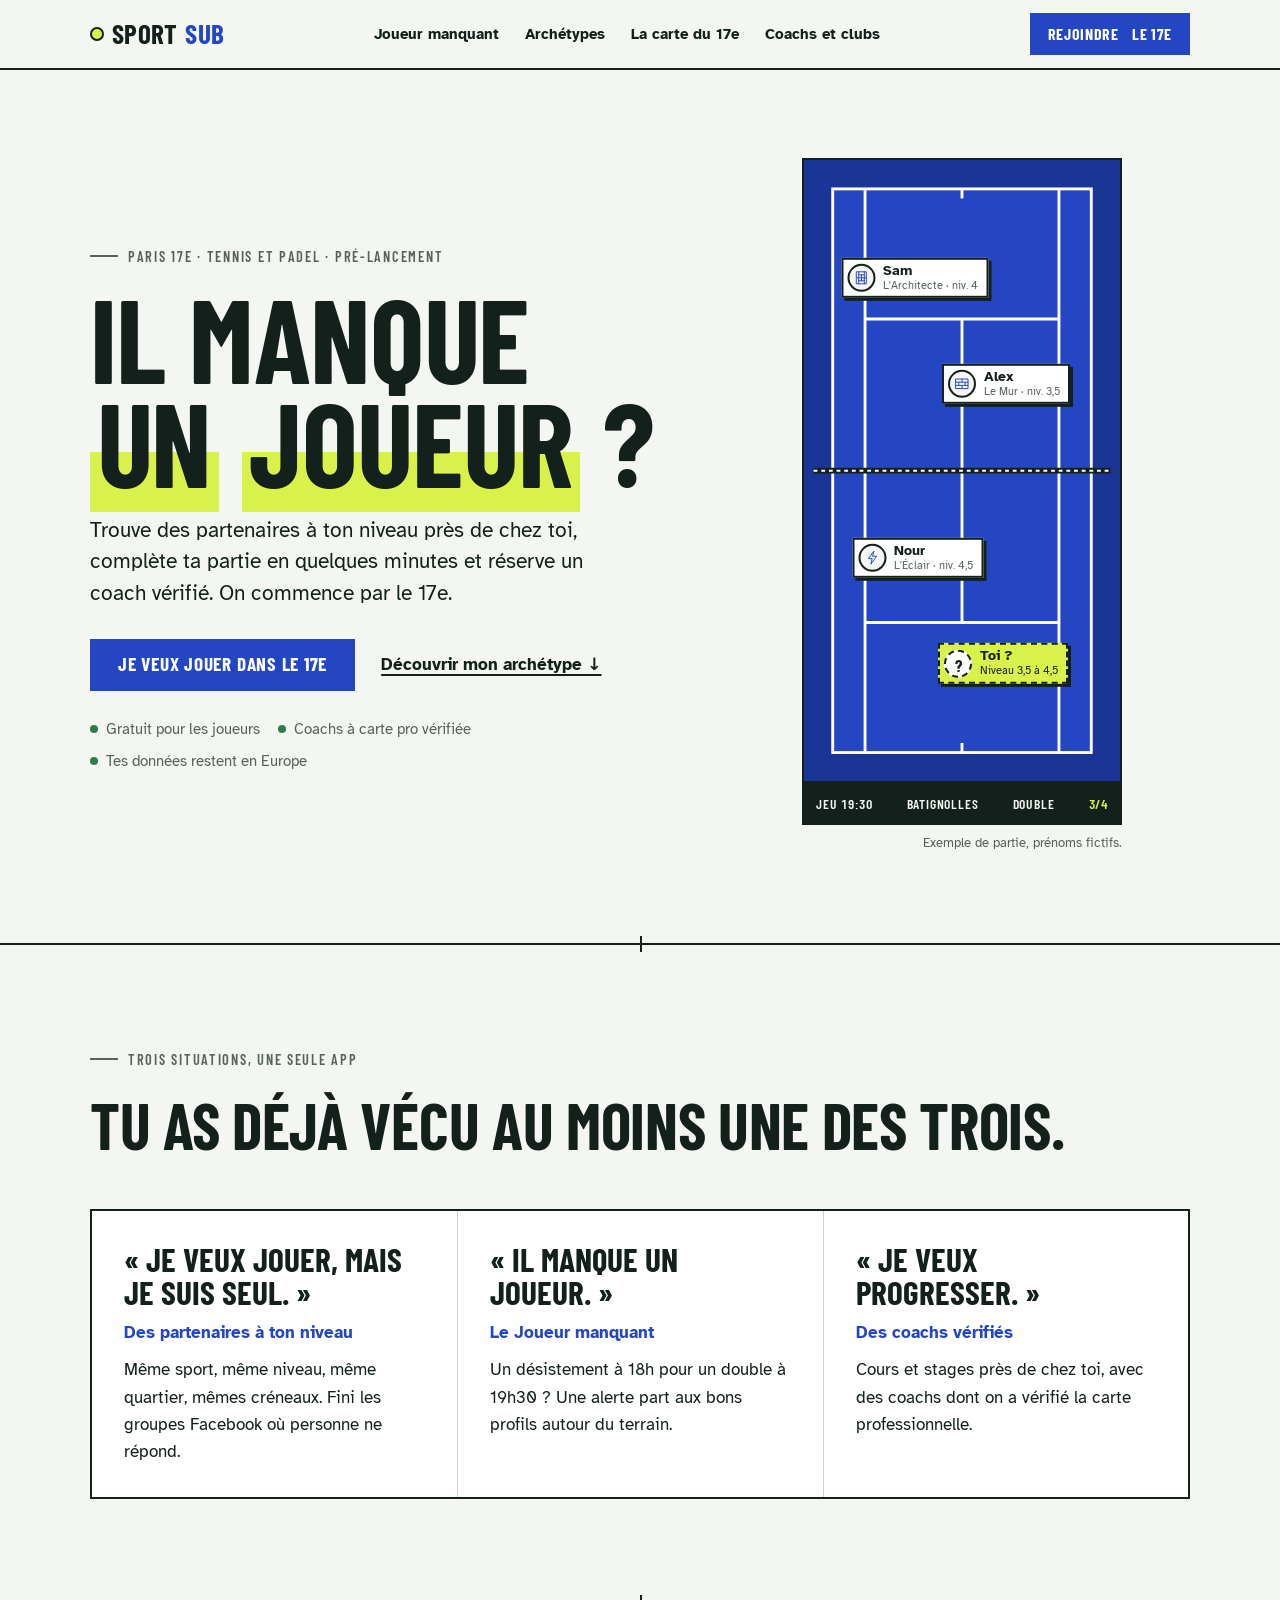
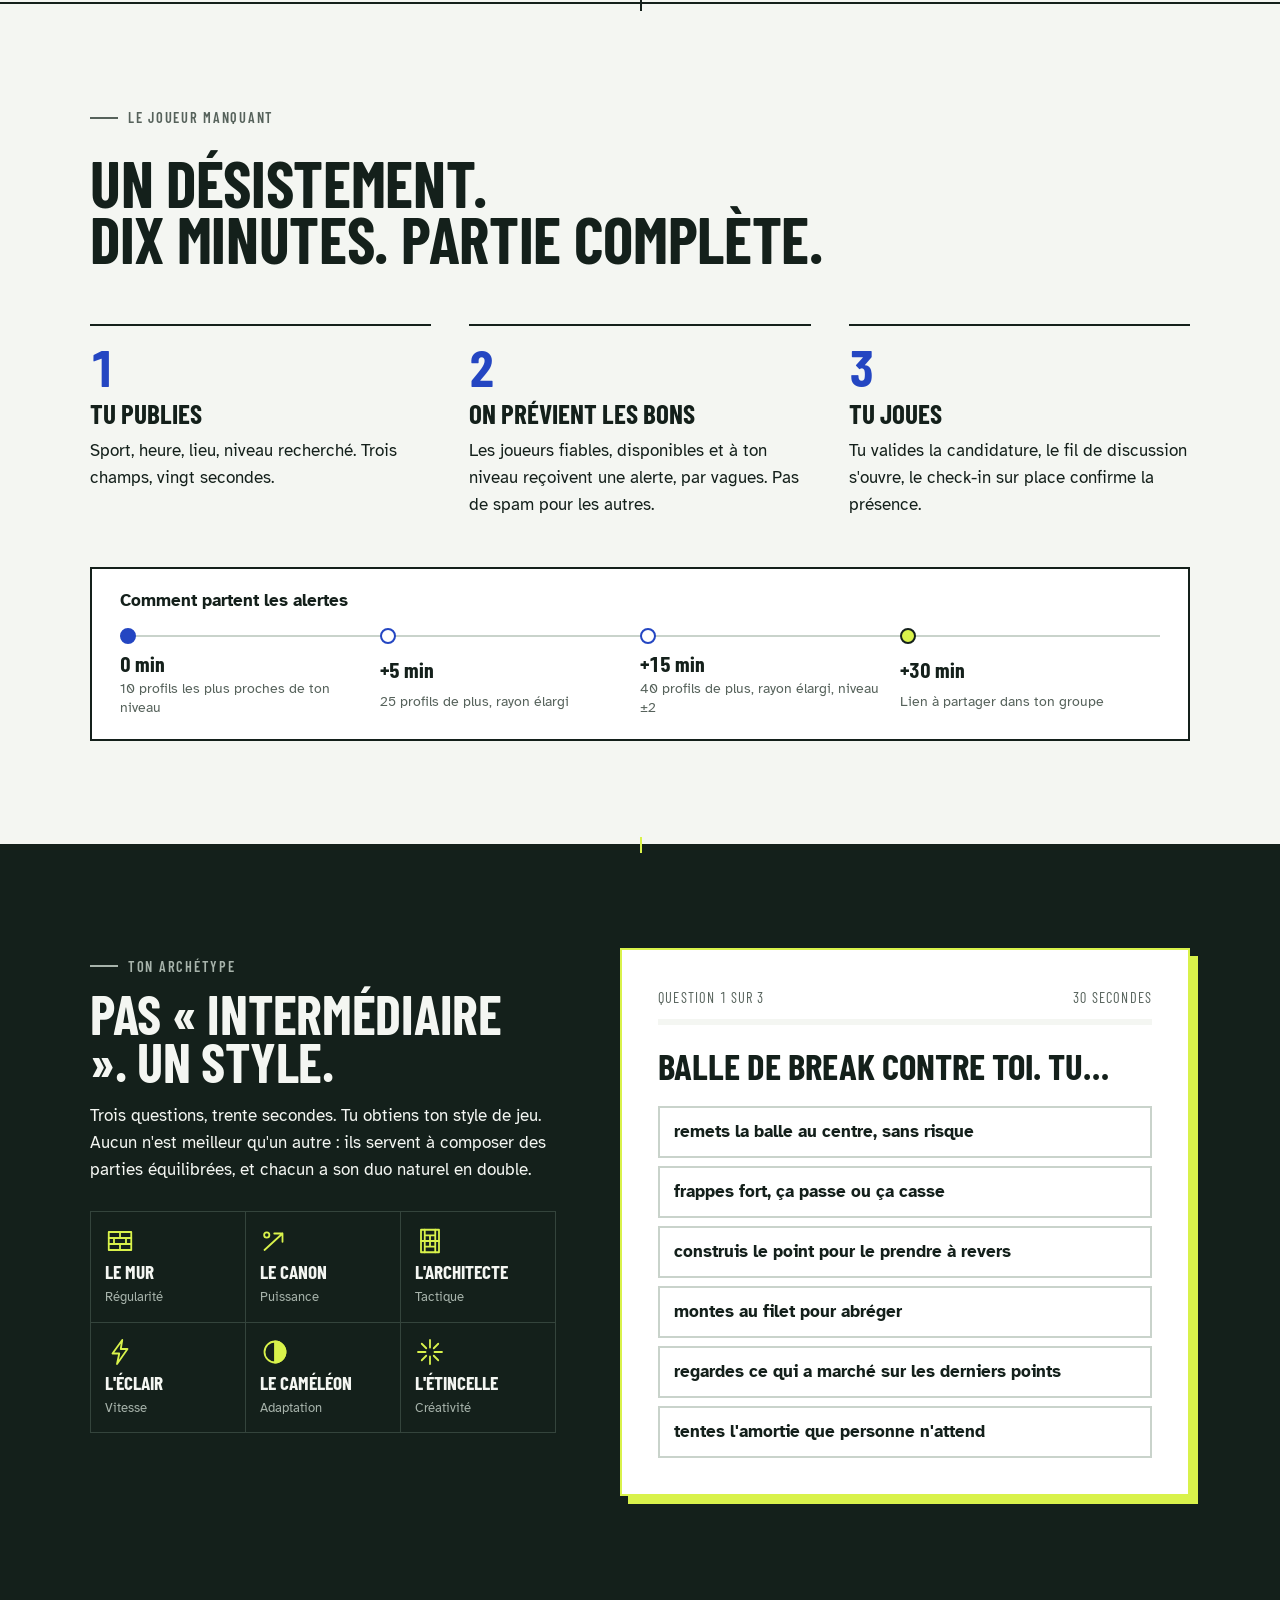
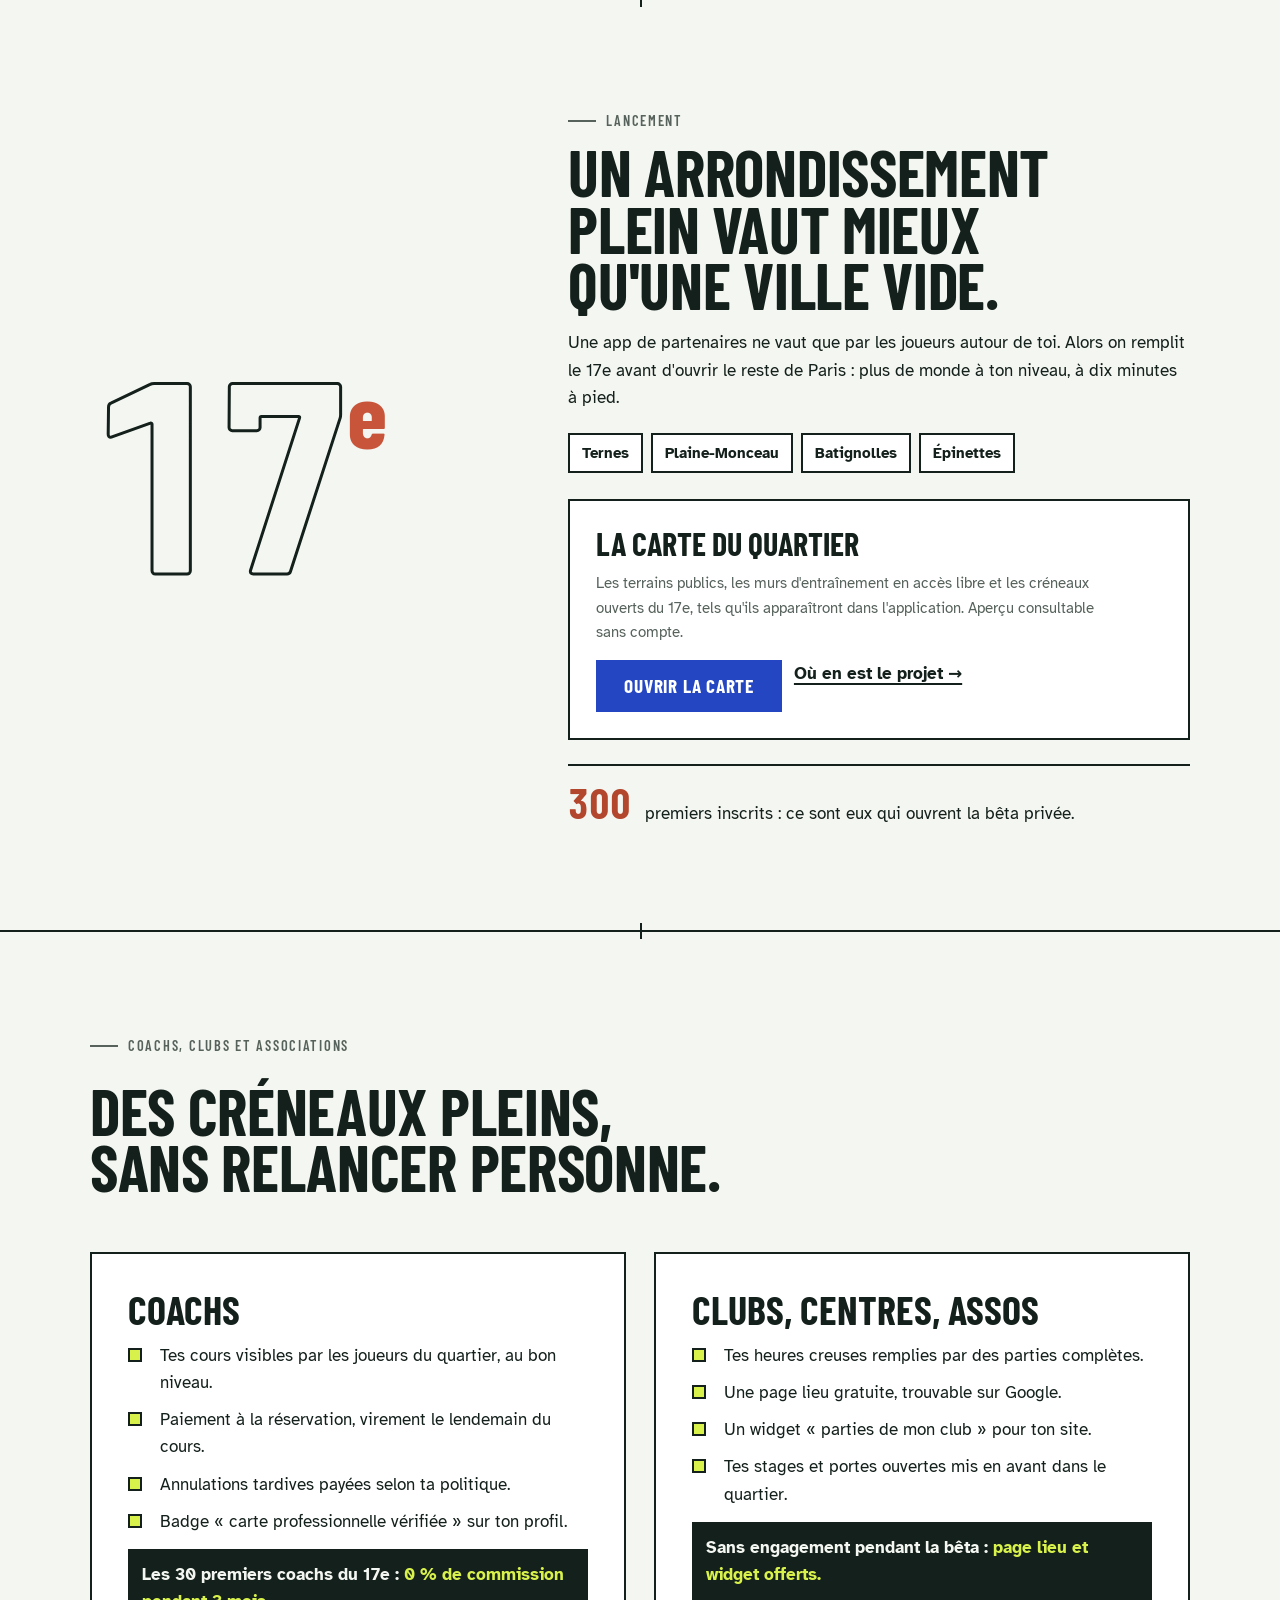
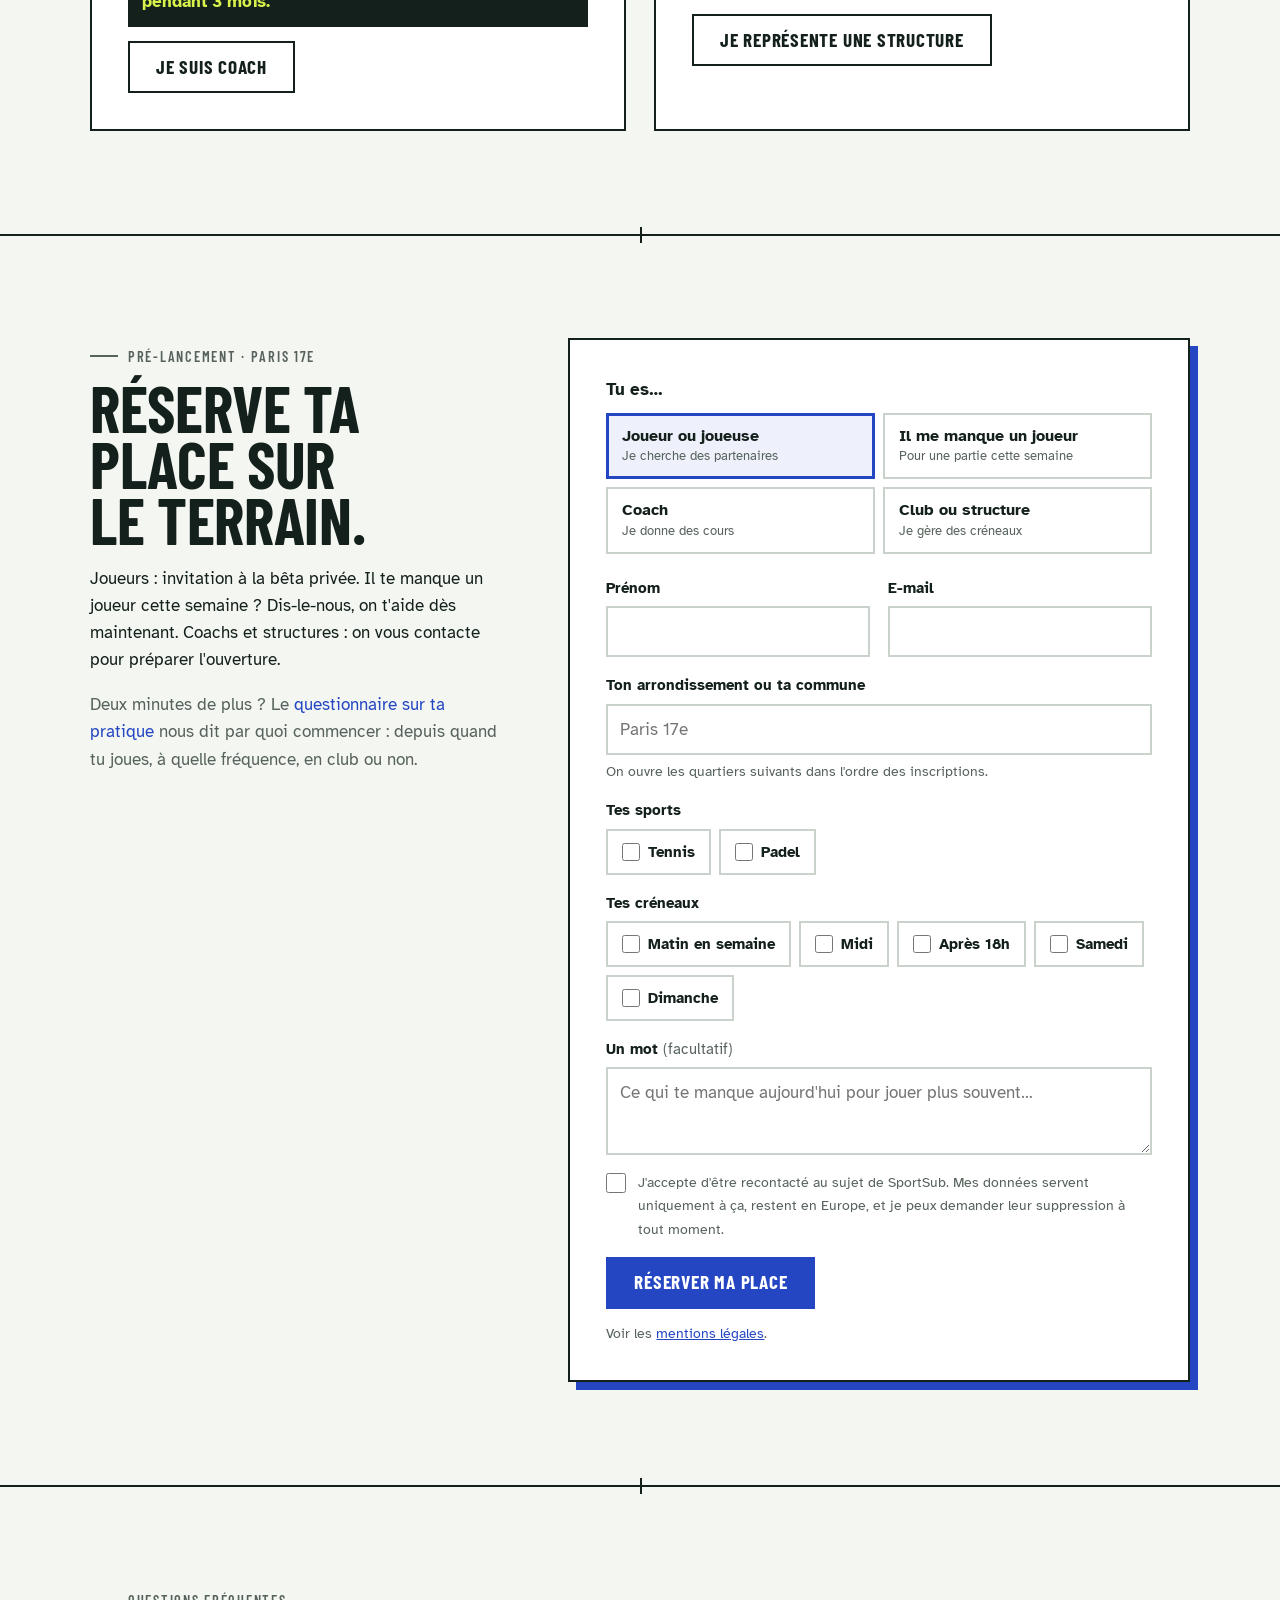
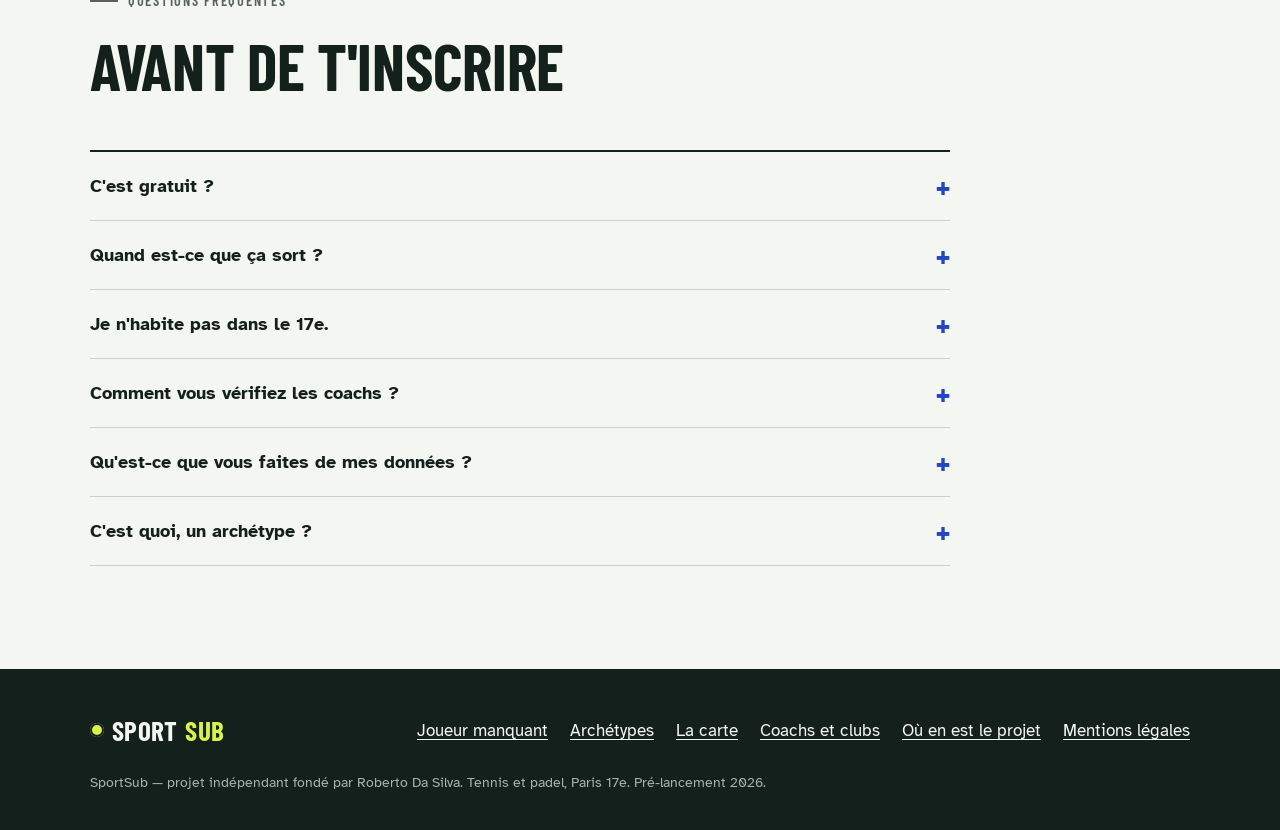
<file: index.html>
<!doctype html>
<html lang="fr">
<head>
<meta charset="utf-8">
<meta name="viewport" content="width=device-width, initial-scale=1, viewport-fit=cover">

<title>SportSub — trouve un partenaire de tennis et de padel dans le 17e</title>
<meta name="description" content="Trouve des partenaires à ton niveau près de chez toi, complète ta partie en quelques minutes et réserve un coach vérifié. On commence par le 17e arrondissement de Paris.">
<link rel="canonical" href="https://robertinho-devfront.github.io/sportsub-landing/">
<meta name="theme-color" content="#14201b">
<meta name="robots" content="index, follow, max-image-preview:large">

<meta property="og:type" content="website">
<meta property="og:locale" content="fr_FR">
<meta property="og:site_name" content="SportSub">
<meta property="og:title" content="SportSub — il manque un joueur ?">
<meta property="og:description" content="Des partenaires à ton niveau, une partie complétée en dix minutes, des coachs vérifiés. On commence par le 17e.">
<meta property="og:url" content="https://robertinho-devfront.github.io/sportsub-landing/">
<meta property="og:image" content="https://robertinho-devfront.github.io/sportsub-landing/assets/img/og-cover.png">
<meta property="og:image:width" content="1200">
<meta property="og:image:height" content="630">
<meta property="og:image:alt" content="SportSub — il manque un joueur ? Tennis et padel, Paris 17e.">
<meta name="twitter:card" content="summary_large_image">
<meta name="twitter:title" content="SportSub — il manque un joueur ?">
<meta name="twitter:description" content="Des partenaires à ton niveau dans le 17e. Rejoins la liste de lancement.">
<meta name="twitter:image" content="https://robertinho-devfront.github.io/sportsub-landing/assets/img/og-cover.png">

<link rel="icon" href="assets/img/favicon.svg" type="image/svg+xml">
<link rel="manifest" href="site.webmanifest">

<link rel="preconnect" href="https://fonts.googleapis.com">
<link rel="preconnect" href="https://fonts.gstatic.com" crossorigin>
<link rel="stylesheet" href="https://fonts.googleapis.com/css2?family=Barlow+Condensed:wght@600;700&family=Atkinson+Hyperlegible:wght@400;700&display=swap">
<link rel="stylesheet" href="assets/css/styles.css">

<!--
  Analytique sans cookie, donc sans bandeau de consentement.
  Décommente et remplace le domaine quand tu auras un compte Plausible.
  <script defer data-domain="sportsub.fr" src="https://plausible.io/js/script.js"></script>
-->

<script type="application/ld+json">
{
  "@context": "https://schema.org",
  "@graph": [
    { "@type": "WebSite", "@id": "https://robertinho-devfront.github.io/sportsub-landing/#site",
      "url": "https://robertinho-devfront.github.io/sportsub-landing/", "name": "SportSub", "inLanguage": "fr-FR",
      "description": "Trouve un partenaire de tennis ou de padel dans le 17e arrondissement de Paris." },
    { "@type": "Organization", "@id": "https://robertinho-devfront.github.io/sportsub-landing/#org",
      "name": "SportSub", "url": "https://robertinho-devfront.github.io/sportsub-landing/",
      "logo": "https://robertinho-devfront.github.io/sportsub-landing/assets/img/og-cover.png",
      "founder": { "@type": "Person", "name": "Roberto Da Silva" },
      "areaServed": { "@type": "City", "name": "Paris" } },
    { "@type": "FAQPage", "@id": "https://robertinho-devfront.github.io/sportsub-landing/#faq",
      "mainEntity": [
        { "@type": "Question", "name": "C'est gratuit ?", "acceptedAnswer": { "@type": "Answer", "text": "Oui pour les joueurs : créer une partie, rejoindre une partie et lancer un Joueur manquant restent gratuits. Les coachs paient une commission sur les cours réservés, les structures un abonnement optionnel." } },
        { "@type": "Question", "name": "Quand est-ce que ça sort ?", "acceptedAnswer": { "@type": "Answer", "text": "La bêta privée ouvre dans le 17e dès que les 300 premiers joueurs sont inscrits. Tu reçois un e-mail d'invitation, rien d'autre." } },
        { "@type": "Question", "name": "Je n'habite pas dans le 17e.", "acceptedAnswer": { "@type": "Answer", "text": "Inscris-toi quand même et indique ton arrondissement : on ouvre les suivants dans l'ordre des inscriptions." } },
        { "@type": "Question", "name": "Comment vous vérifiez les coachs ?", "acceptedAnswer": { "@type": "Answer", "text": "Pour enseigner un sport contre rémunération, la loi exige une carte professionnelle d'éducateur sportif. On vérifie la carte et le diplôme de chaque coach avant qu'il puisse publier un cours payant." } },
        { "@type": "Question", "name": "Qu'est-ce que vous faites de mes données ?", "acceptedAnswer": { "@type": "Answer", "text": "Elles servent uniquement à t'inviter et à préparer le lancement dans ton quartier. Hébergement en Europe, aucune revente, suppression sur simple demande." } },
        { "@type": "Question", "name": "C'est quoi, un archétype ?", "acceptedAnswer": { "@type": "Answer", "text": "Ton style de jeu : Le Mur, Le Canon, L'Architecte, L'Éclair, Le Caméléon ou L'Étincelle. Ce n'est pas une note : le niveau est une échelle séparée." } }
      ] }
  ]
}
</script>
</head>

<body>
<a class="skip-link" href="#contenu">Aller au contenu</a>

<header class="site-header">
  <div class="wrap site-header__row">
    <a class="wordmark" href="#top">
      <span class="wordmark__ball" aria-hidden="true"></span>SPORT<b>SUB</b>
    </a>
    <nav class="site-nav" aria-label="Navigation principale">
      <a href="#joueur-manquant">Joueur manquant</a>
      <a href="#archetype">Archétypes</a>
      <a href="#carte">La carte du 17e</a>
      <a href="#pros">Coachs et clubs</a>
    </nav>
    <a class="btn btn--small" href="#inscription">Rejoindre <span class="hide-sm">&nbsp;le 17e</span></a>
  </div>
</header>

<main id="contenu">

  <!-- ══════════ HERO ══════════ -->
  <section class="hero" id="top" aria-labelledby="hero-title">
    <div class="wrap hero__grid">
      <div>
        <p class="kicker">Paris 17e · tennis et padel · pré-lancement</p>
        <h1 id="hero-title" class="display hero__title">
          Il manque <span class="mark">un</span> <span class="nowrap"><span class="mark">joueur</span>&nbsp;?</span>
        </h1>
        <p class="lead">
          Trouve des partenaires à ton niveau près de chez toi, complète ta partie en quelques minutes
          et réserve un coach vérifié. On commence par le 17e.
        </p>
        <div class="hero__actions">
          <a class="btn" href="#inscription">Je veux jouer dans le 17e</a>
          <a class="link-arrow" href="#archetype">Découvrir mon archétype ↓</a>
        </div>
        <p class="hero__proof">
          <span>Gratuit pour les joueurs</span>
          <span>Coachs à carte pro vérifiée</span>
          <span>Tes données restent en Europe</span>
        </p>
      </div>

      <figure class="court-card" aria-label="Exemple de partie : double de tennis jeudi 19h30 aux Batignolles, 3 joueurs sur 4, une place libre">
        <div class="court">
          <svg viewBox="0 0 132 258" aria-hidden="true" preserveAspectRatio="none">
            <rect x="12" y="12" width="108" height="234" fill="#2446c2"/>
            <g stroke="#ffffff" stroke-width="1.2" fill="none">
              <rect x="12" y="12" width="108" height="234"/>
              <path d="M25.5 12v234M106.5 12v234M25.5 66h81M25.5 192h81M66 66v126M66 12v4M66 246v-4"/>
            </g>
            <path d="M4 129h124" stroke="#14201b" stroke-width="2.4"/>
            <path d="M4 129h124" stroke="#ffffff" stroke-width="0.8" stroke-dasharray="1.6 1.6"/>
          </svg>

          <div class="slot" style="left:35%;top:19%">
            <span class="slot__avatar" data-glyph="architecte"></span>
            <span><span class="slot__name">Sam</span><span class="slot__meta">L'Architecte · niv. 4</span></span>
          </div>
          <div class="slot" style="left:64%;top:36%">
            <span class="slot__avatar" data-glyph="mur"></span>
            <span><span class="slot__name">Alex</span><span class="slot__meta">Le Mur · niv. 3,5</span></span>
          </div>
          <div class="slot" style="left:36%;top:64%">
            <span class="slot__avatar" data-glyph="eclair"></span>
            <span><span class="slot__name">Nour</span><span class="slot__meta">L'Éclair · niv. 4,5</span></span>
          </div>
          <div class="slot slot--open" style="left:63%;top:81%">
            <span class="slot__avatar">?</span>
            <span><span class="slot__name">Toi&nbsp;?</span><span class="slot__meta">Niveau 3,5 à 4,5</span></span>
          </div>
        </div>
        <figcaption>
          <div class="court-card__board">
            <span>Jeu 19:30</span><span>Batignolles</span><span>Double</span><em>3/4</em>
          </div>
          <p class="court-card__label">Exemple de partie, prénoms fictifs.</p>
        </figcaption>
      </figure>
    </div>
  </section>

  <!-- ══════════ SITUATIONS ══════════ -->
  <section class="section" aria-labelledby="situations-title">
    <div class="wrap">
      <div class="section__head">
        <p class="kicker">Trois situations, une seule app</p>
        <h2 id="situations-title" class="display section-title">Tu as déjà vécu au moins une des trois.</h2>
      </div>
      <div class="situations">
        <div>
          <q>Je veux jouer, mais je suis seul.</q>
          <h3>Des partenaires à ton niveau</h3>
          <p>Même sport, même niveau, même quartier, mêmes créneaux. Fini les groupes Facebook où personne ne répond.</p>
        </div>
        <div>
          <q>Il manque un joueur.</q>
          <h3>Le Joueur manquant</h3>
          <p>Un désistement à 18h pour un double à 19h30 ? Une alerte part aux bons profils autour du terrain.</p>
        </div>
        <div>
          <q>Je veux progresser.</q>
          <h3>Des coachs vérifiés</h3>
          <p>Cours et stages près de chez toi, avec des coachs dont on a vérifié la carte professionnelle.</p>
        </div>
      </div>
    </div>
  </section>

  <!-- ══════════ JOUEUR MANQUANT ══════════ -->
  <section class="section" id="joueur-manquant" aria-labelledby="mp-title">
    <div class="wrap">
      <div class="section__head">
        <p class="kicker">Le Joueur manquant</p>
        <h2 id="mp-title" class="display section-title">Un désistement.<br>Dix minutes. Partie complète.</h2>
      </div>
      <ol class="steps">
        <li><h3>Tu publies</h3><p>Sport, heure, lieu, niveau recherché. Trois champs, vingt secondes.</p></li>
        <li><h3>On prévient les bons</h3><p>Les joueurs fiables, disponibles et à ton niveau reçoivent une alerte, par vagues. Pas de spam pour les autres.</p></li>
        <li><h3>Tu joues</h3><p>Tu valides la candidature, le fil de discussion s'ouvre, le check-in sur place confirme la présence.</p></li>
      </ol>
      <div class="waves" aria-labelledby="waves-title">
        <p id="waves-title" class="waves__title">Comment partent les alertes</p>
        <div class="waves__track">
          <div class="wave"><b>0 min</b><span>10 profils les plus proches de ton niveau</span></div>
          <div class="wave"><b>+5 min</b><span>25 profils de plus, rayon élargi</span></div>
          <div class="wave"><b>+15 min</b><span>40 profils de plus, rayon élargi, niveau ±2</span></div>
          <div class="wave"><b>+30 min</b><span>Lien à partager dans ton groupe</span></div>
        </div>
      </div>
    </div>
  </section>

  <!-- ══════════ ARCHÉTYPES + QUIZ ══════════ -->
  <section class="section section--night" id="archetype" aria-labelledby="archetype-title">
    <div class="wrap quiz-grid">
      <div>
        <p class="kicker">Ton archétype</p>
        <h2 id="archetype-title" class="display section-title">Pas « intermédiaire ». Un style.</h2>
        <p class="prose-narrow" style="margin-top:16px">
          Trois questions, trente secondes. Tu obtiens ton style de jeu. Aucun n'est meilleur qu'un autre :
          ils servent à composer des parties équilibrées, et chacun a son duo naturel en double.
        </p>
        <div class="archetype-roll" id="archetype-roll"></div>
      </div>

      <div class="quiz" id="quiz" aria-live="polite">
        <!-- rempli par assets/js/main.js ; contenu de repli ci-dessous -->
        <p class="quiz__progress"><span>Le quiz</span><span>3 questions</span></p>
        <div class="quiz__bar"><i style="width:0%"></i></div>
        <p style="font-weight:700">Active JavaScript pour passer le quiz — ou fais-le plus tard : ton archétype n'est pas obligatoire pour t'inscrire.</p>
      </div>
    </div>
  </section>

  <!-- ══════════ LE 17e ET LA CARTE ══════════ -->
  <section class="section" id="carte" aria-labelledby="district-title">
    <div class="wrap district">
      <p class="district__number" aria-hidden="true">17<sup>e</sup></p>
      <div>
        <p class="kicker">Lancement</p>
        <h2 id="district-title" class="display section-title">Un arrondissement plein vaut mieux qu'une ville vide.</h2>
        <p class="prose-narrow" style="margin-top:16px">
          Une app de partenaires ne vaut que par les joueurs autour de toi. Alors on remplit le 17e avant
          d'ouvrir le reste de Paris : plus de monde à ton niveau, à dix minutes à pied.
        </p>
        <div class="chips" aria-label="Quartiers couverts">
          <span class="chip">Ternes</span>
          <span class="chip">Plaine-Monceau</span>
          <span class="chip">Batignolles</span>
          <span class="chip">Épinettes</span>
        </div>

        <div class="map-cta">
          <h3>La carte du quartier</h3>
          <p>
            Les terrains publics, les murs d'entraînement en accès libre et les créneaux ouverts du 17e,
            tels qu'ils apparaîtront dans l'application. Aperçu consultable sans compte.
          </p>
          <div class="map-cta__actions">
            <a class="btn" data-door-link="carte" href="bientot.html" target="_blank" rel="noopener">Ouvrir la carte</a>
            <a class="link-arrow" href="bientot.html">Où en est le projet →</a>
          </div>
        </div>

        <div class="stat-line">
          <b>300</b>
          <span>premiers inscrits : ce sont eux qui ouvrent la bêta privée.</span>
        </div>
      </div>
    </div>
  </section>

  <!-- ══════════ PROS ══════════ -->
  <section class="section" id="pros" aria-labelledby="pros-title">
    <div class="wrap">
      <div class="section__head">
        <p class="kicker">Coachs, clubs et associations</p>
        <h2 id="pros-title" class="display section-title">Des créneaux pleins, sans relancer personne.</h2>
      </div>
      <div class="pros">
        <article class="pro-card">
          <h3>Coachs</h3>
          <ul>
            <li>Tes cours visibles par les joueurs du quartier, au bon niveau.</li>
            <li>Paiement à la réservation, virement le lendemain du cours.</li>
            <li>Annulations tardives payées selon ta politique.</li>
            <li>Badge « carte professionnelle vérifiée » sur ton profil.</li>
          </ul>
          <p class="pro-card__offer">Les 30 premiers coachs du 17e : <em>0 % de commission pendant 3 mois.</em></p>
          <a class="btn btn--ghost" href="#inscription" data-role="coach">Je suis coach</a>
        </article>
        <article class="pro-card">
          <h3>Clubs, centres, assos</h3>
          <ul>
            <li>Tes heures creuses remplies par des parties complètes.</li>
            <li>Une page lieu gratuite, trouvable sur Google.</li>
            <li>Un widget « parties de mon club » pour ton site.</li>
            <li>Tes stages et portes ouvertes mis en avant dans le quartier.</li>
          </ul>
          <p class="pro-card__offer">Sans engagement pendant la bêta : <em>page lieu et widget offerts.</em></p>
          <a class="btn btn--ghost" href="#inscription" data-role="organization">Je représente une structure</a>
        </article>
      </div>
    </div>
  </section>

  <!-- ══════════ INSCRIPTION ══════════ -->
  <section class="section" id="inscription" aria-labelledby="signup-title">
    <div class="wrap signup">
      <div>
        <p class="kicker">Pré-lancement · Paris 17e</p>
        <h2 id="signup-title" class="display section-title">Réserve ta place sur le terrain.</h2>
        <p class="prose-narrow" style="margin-top:16px">
          Joueurs : invitation à la bêta privée. Il te manque un joueur cette semaine ? Dis-le-nous,
          on t'aide dès maintenant. Coachs et structures : on vous contacte pour préparer l'ouverture.
        </p>
        <p class="prose-narrow muted" style="margin-top:18px">
          Deux minutes de plus ? Le <a data-door-link="questionnaire" href="bientot.html" target="_blank" rel="noopener">questionnaire sur ta pratique</a>
          nous dit par quoi commencer : depuis quand tu joues, à quelle fréquence, en club ou non.
        </p>
      </div>

      <form class="form-card" id="form" novalidate>
        <fieldset class="roles">
          <legend>Tu es…</legend>
          <label class="role-tile">
            <input type="radio" name="role" value="player" checked>
            <b>Joueur ou joueuse</b><span>Je cherche des partenaires</span>
          </label>
          <label class="role-tile">
            <input type="radio" name="role" value="missing">
            <b>Il me manque un joueur</b><span>Pour une partie cette semaine</span>
          </label>
          <label class="role-tile">
            <input type="radio" name="role" value="coach">
            <b>Coach</b><span>Je donne des cours</span>
          </label>
          <label class="role-tile">
            <input type="radio" name="role" value="organization">
            <b>Club ou structure</b><span>Je gère des créneaux</span>
          </label>
        </fieldset>

        <div class="form-grid">
          <div class="field">
            <label for="f-prenom">Prénom</label>
            <input type="text" id="f-prenom" name="prenom" autocomplete="given-name" required aria-describedby="e-prenom">
            <p class="field__error" id="e-prenom" hidden></p>
          </div>

          <div class="field">
            <label for="f-email">E-mail</label>
            <input type="email" id="f-email" name="email" autocomplete="email" inputmode="email" required aria-describedby="e-email">
            <p class="field__error" id="e-email" hidden></p>
          </div>

          <div class="field full" data-when="player missing coach organization">
            <label for="f-secteur">Ton arrondissement ou ta commune</label>
            <input type="text" id="f-secteur" name="secteur" placeholder="Paris 17e" autocomplete="address-level2">
            <p class="field__hint">On ouvre les quartiers suivants dans l'ordre des inscriptions.</p>
          </div>

          <div class="field full" data-when="player missing">
            <span class="label" id="lbl-sports">Tes sports</span>
            <div class="checks" role="group" aria-labelledby="lbl-sports">
              <label class="check"><input type="checkbox" name="sports" value="tennis"> Tennis</label>
              <label class="check"><input type="checkbox" name="sports" value="padel"> Padel</label>
            </div>
            <p class="field__error" id="e-sports" hidden></p>
          </div>

          <div class="field full" data-when="player">
            <span class="label" id="lbl-dispo">Tes créneaux</span>
            <div class="checks" role="group" aria-labelledby="lbl-dispo">
              <label class="check"><input type="checkbox" name="dispo" value="matin"> Matin en semaine</label>
              <label class="check"><input type="checkbox" name="dispo" value="midi"> Midi</label>
              <label class="check"><input type="checkbox" name="dispo" value="soir"> Après 18h</label>
              <label class="check"><input type="checkbox" name="dispo" value="samedi"> Samedi</label>
              <label class="check"><input type="checkbox" name="dispo" value="dimanche"> Dimanche</label>
            </div>
          </div>

          <div class="field full" data-when="missing">
            <label for="f-quand">C'est pour quand ?</label>
            <input type="text" id="f-quand" name="quand" placeholder="Jeudi 19h30, double, Batignolles">
            <p class="field__hint">On relaie tout de suite dans le quartier, même avant l'ouverture.</p>
          </div>

          <div class="field full" data-when="coach organization">
            <label for="f-structure">Ta structure</label>
            <input type="text" id="f-structure" name="structure" placeholder="Nom du club, de l'association ou ton activité">
          </div>

          <div class="field full">
            <label for="f-mot">Un mot <span class="muted" style="font-weight:400">(facultatif)</span></label>
            <textarea id="f-mot" name="mot" maxlength="600" placeholder="Ce qui te manque aujourd'hui pour jouer plus souvent…"></textarea>
          </div>

          <div class="field full" id="archetype-slot" hidden>
            <span class="label">Ton archétype</span>
            <p class="archetype-pill" id="archetype-pill"></p>
          </div>

          <div class="full">
            <label class="consent">
              <input type="checkbox" id="f-consent" name="consent" required>
              <span>J'accepte d'être recontacté au sujet de SportSub. Mes données servent uniquement à ça, restent en Europe, et je peux demander leur suppression à tout moment.</span>
            </label>
            <p class="field__error" id="e-consent" hidden style="margin-top:6px"></p>
          </div>

          <div class="honeypot" aria-hidden="true">
            <label for="f-site">Ne remplis pas ce champ</label>
            <input type="text" id="f-site" name="_gotcha" tabindex="-1" autocomplete="off">
          </div>

          <div class="full">
            <button type="submit" class="btn" id="submit">Réserver ma place</button>
          </div>
        </div>

        <p class="form-status" id="state" role="status" hidden></p>
        <p class="field__hint" style="margin-top:14px">
          Voir les <a href="mentions-legales.html">mentions légales</a>.
        </p>
      </form>
    </div>
  </section>

  <!-- ══════════ FAQ ══════════ -->
  <section class="section" aria-labelledby="faq-title">
    <div class="wrap">
      <div class="section__head">
        <p class="kicker">Questions fréquentes</p>
        <h2 id="faq-title" class="display section-title">Avant de t'inscrire</h2>
      </div>
      <div class="faq">
        <details><summary>C'est gratuit ?</summary><div>Oui pour les joueurs : créer une partie, rejoindre une partie et lancer un Joueur manquant restent gratuits. Les coachs paient une commission sur les cours réservés, les structures un abonnement optionnel.</div></details>
        <details><summary>Quand est-ce que ça sort ?</summary><div>La bêta privée ouvre dans le 17e dès que les 300 premiers joueurs sont inscrits. Tu reçois un e-mail d'invitation, rien d'autre.</div></details>
        <details><summary>Je n'habite pas dans le 17e.</summary><div>Inscris-toi quand même et indique ton arrondissement : on ouvre les suivants dans l'ordre des inscriptions.</div></details>
        <details><summary>Comment vous vérifiez les coachs ?</summary><div>Pour enseigner un sport contre rémunération, la loi exige une carte professionnelle d'éducateur sportif. On vérifie la carte et le diplôme de chaque coach avant qu'il puisse publier un cours payant.</div></details>
        <details><summary>Qu'est-ce que vous faites de mes données ?</summary><div>Elles servent uniquement à t'inviter et à préparer le lancement dans ton quartier. Hébergement en Europe, aucune revente, suppression sur simple demande. Ta position n'est jamais enregistrée précisément.</div></details>
        <details><summary>C'est quoi, un archétype ?</summary><div>Ton style de jeu : Le Mur, Le Canon, L'Architecte, L'Éclair, Le Caméléon ou L'Étincelle. Ce n'est pas une note : le niveau est une échelle séparée, de 1 à 7.</div></details>
      </div>
    </div>
  </section>
</main>

<footer class="site-footer">
  <div class="wrap">
    <div class="site-footer__grid">
      <a class="wordmark" href="#top"><span class="wordmark__ball" aria-hidden="true"></span>SPORT<b>SUB</b></a>
      <nav aria-label="Pied de page">
        <a href="#joueur-manquant">Joueur manquant</a>
        <a href="#archetype">Archétypes</a>
        <a href="#carte">La carte</a>
        <a href="#pros">Coachs et clubs</a>
        <a href="bientot.html">Où en est le projet</a>
        <a href="mentions-legales.html">Mentions légales</a>
      </nav>
    </div>
    <small>SportSub — projet indépendant fondé par Roberto Da Silva. Tennis et padel, Paris 17e. Pré-lancement 2026.</small>
  </div>
</footer>

<!-- Fenêtre « bientôt disponible ». Sans JavaScript, les liens qui l'ouvrent
     mènent à bientot.html, qui dit exactement la même chose. -->
<dialog id="soon" aria-labelledby="soon-title">
  <div class="soon">
    <button type="button" class="soon__x" id="soon-close" aria-label="Fermer">×</button>
    <p class="kicker">Lancement 2026</p>
    <h2 id="soon-title" class="display">Ça ouvre bientôt dans le 17e.</h2>
    <p class="soon__lead">
      L'application n'est pas encore ouverte : on construit d'abord le quartier, joueur par joueur.
      En attendant, trois choses utiles — aucune ne demande de créer un compte.
    </p>
    <ul class="doors">
      <li>
        <a class="door" data-door-link="carte" href="#" target="_blank" rel="noopener">
          <span class="door__k" aria-hidden="true">01</span>
          <span class="door__b"><strong>Voir la carte du 17e</strong><span>Les terrains publics et les murs d'entraînement, tels qu'ils apparaîtront dans l'app.</span></span>
        </a>
      </li>
      <li>
        <a class="door" data-door-link="questionnaire" href="#" target="_blank" rel="noopener">
          <span class="door__k" aria-hidden="true">02</span>
          <span class="door__b"><strong>Répondre au questionnaire</strong><span>Deux minutes sur ta pratique. C'est ce qui décide des premières fonctionnalités.</span></span>
        </a>
      </li>
      <li>
        <button type="button" class="door" id="door-liste">
          <span class="door__k" aria-hidden="true">03</span>
          <span class="door__b"><strong>Réserver ma place</strong><span>Un seul message, le jour où les premières parties du quartier s'ouvrent.</span></span>
        </button>
      </li>
    </ul>
  </div>
</dialog>

<script src="assets/js/main.js" defer></script>
</body>
</html>
</file>
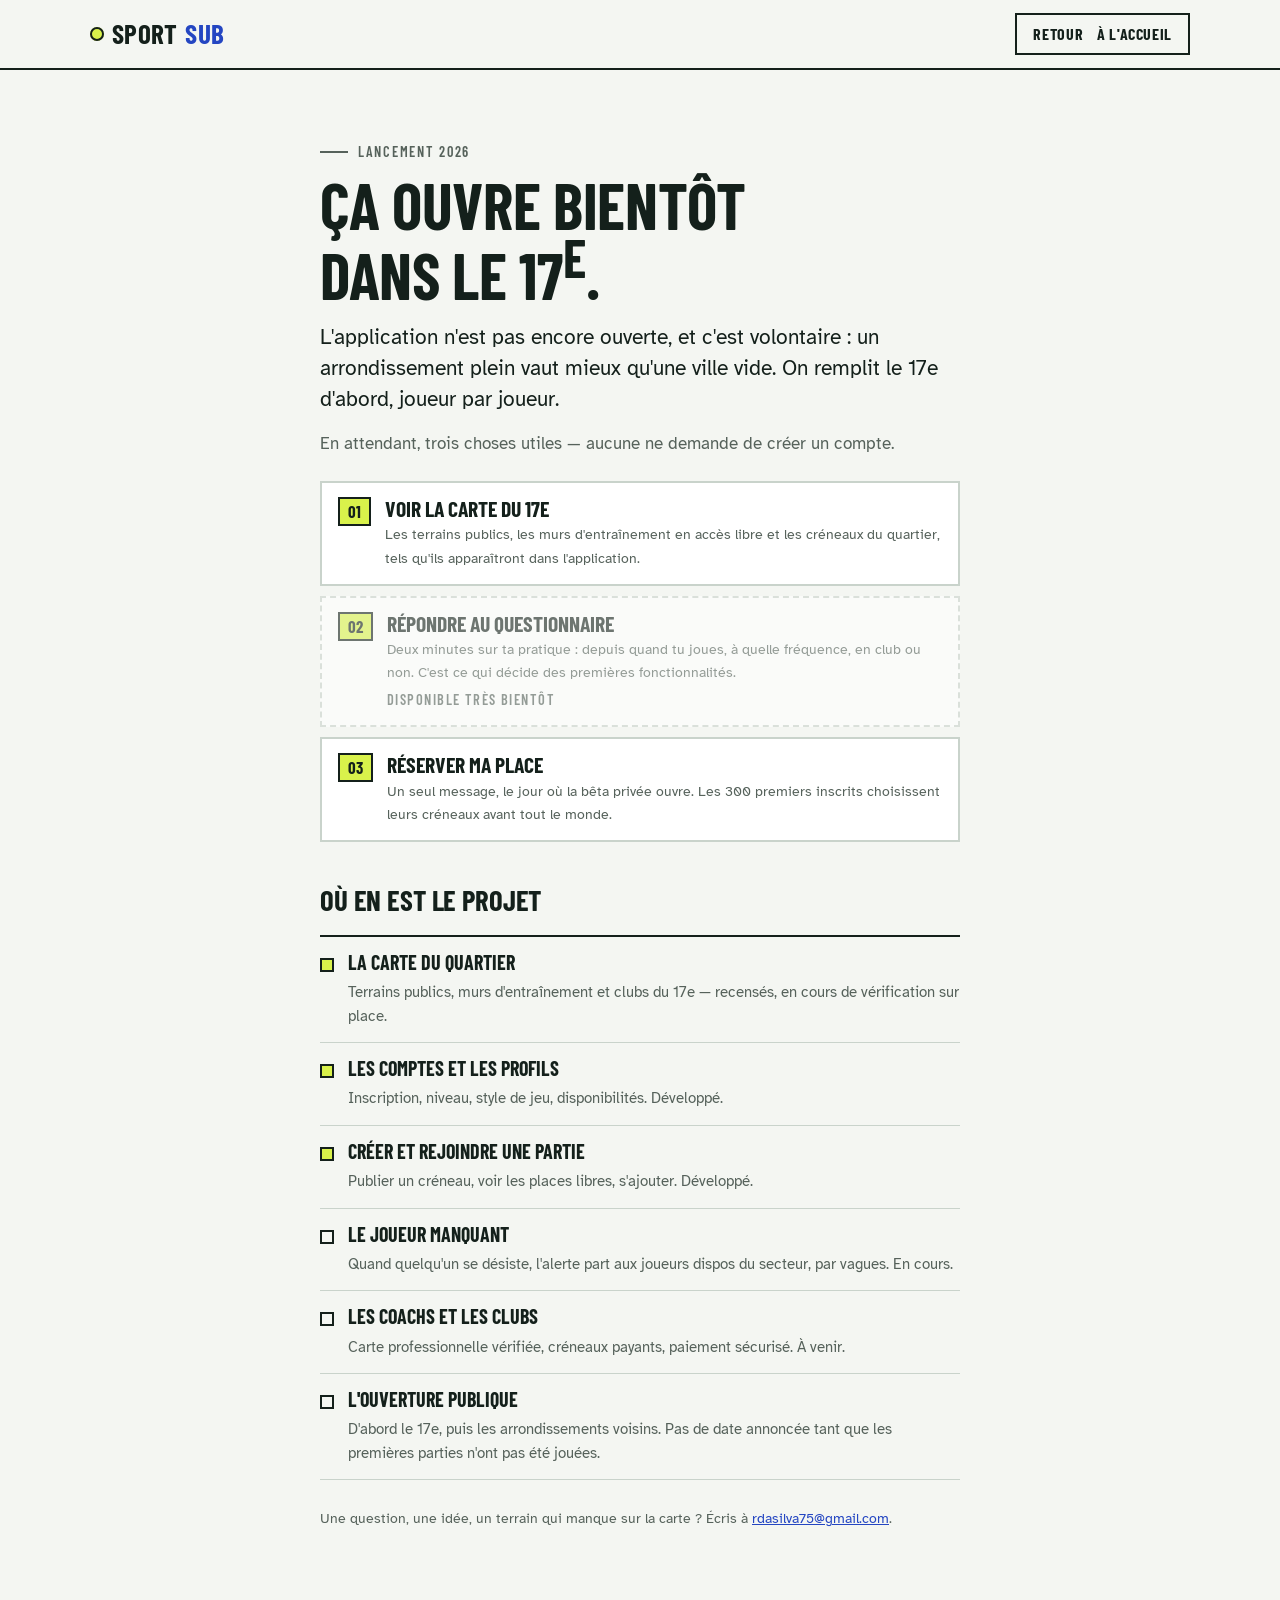
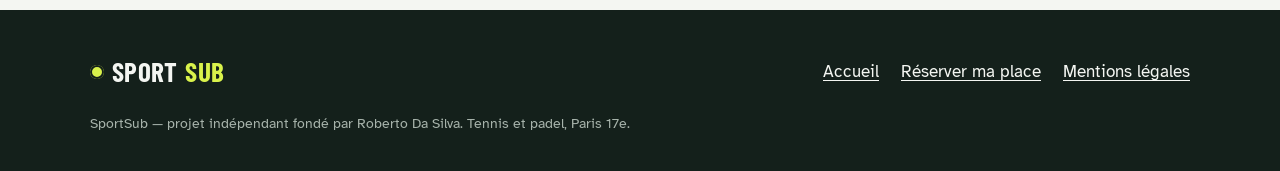
<file: bientot.html>
<!doctype html>
<html lang="fr">
<head>
<meta charset="utf-8">
<meta name="viewport" content="width=device-width, initial-scale=1, viewport-fit=cover">
<title>Ça ouvre bientôt — SportSub</title>
<meta name="description" content="L'application SportSub n'est pas encore ouverte. Voir la carte du 17e, répondre au questionnaire, ou réserver sa place sur la liste de lancement.">
<link rel="canonical" href="https://robertinho-devfront.github.io/sportsub-landing/bientot.html">
<meta name="robots" content="index, follow">
<meta name="theme-color" content="#14201b">

<meta property="og:type" content="website">
<meta property="og:locale" content="fr_FR">
<meta property="og:site_name" content="SportSub">
<meta property="og:title" content="SportSub ouvre bientôt dans le 17e">
<meta property="og:description" content="L'app n'est pas encore ouverte. En attendant : la carte du quartier, le questionnaire, la liste de lancement.">
<meta property="og:url" content="https://robertinho-devfront.github.io/sportsub-landing/bientot.html">
<meta property="og:image" content="https://robertinho-devfront.github.io/sportsub-landing/assets/img/og-cover.png">
<meta name="twitter:card" content="summary_large_image">

<link rel="icon" href="assets/img/favicon.svg" type="image/svg+xml">
<link rel="preconnect" href="https://fonts.googleapis.com">
<link rel="preconnect" href="https://fonts.gstatic.com" crossorigin>
<link rel="stylesheet" href="https://fonts.googleapis.com/css2?family=Barlow+Condensed:wght@600;700&family=Atkinson+Hyperlegible:wght@400;700&display=swap">
<link rel="stylesheet" href="assets/css/styles.css">
</head>
<body>
<a class="skip-link" href="#contenu">Aller au contenu</a>

<header class="site-header">
  <div class="wrap site-header__row">
    <a class="wordmark" href="index.html"><span class="wordmark__ball" aria-hidden="true"></span>SPORT<b>SUB</b></a>
    <a class="btn btn--small btn--ghost" href="index.html">Retour<span class="hide-sm">&nbsp;à l'accueil</span></a>
  </div>
</header>

<main id="contenu" class="wrap soon-page">
  <p class="kicker">Lancement 2026</p>
  <h1 class="display">Ça ouvre bientôt<br>dans le 17<sup>e</sup>.</h1>
  <p class="lead">
    L'application n'est pas encore ouverte, et c'est volontaire : un arrondissement plein vaut mieux
    qu'une ville vide. On remplit le 17e d'abord, joueur par joueur.
  </p>
  <p class="prose-narrow muted" style="margin-top:14px">
    En attendant, trois choses utiles — aucune ne demande de créer un compte.
  </p>

  <ul class="doors">
    <li>
      <a class="door" data-door-link="carte" href="#" target="_blank" rel="noopener">
        <span class="door__k" aria-hidden="true">01</span>
        <span class="door__b"><strong>Voir la carte du 17e</strong><span>Les terrains publics, les murs d'entraînement en accès libre et les créneaux du quartier, tels qu'ils apparaîtront dans l'application.</span></span>
      </a>
    </li>
    <li>
      <a class="door" data-door-link="questionnaire" href="#" target="_blank" rel="noopener">
        <span class="door__k" aria-hidden="true">02</span>
        <span class="door__b"><strong>Répondre au questionnaire</strong><span>Deux minutes sur ta pratique : depuis quand tu joues, à quelle fréquence, en club ou non. C'est ce qui décide des premières fonctionnalités.</span></span>
      </a>
    </li>
    <li>
      <a class="door" href="index.html#inscription">
        <span class="door__k" aria-hidden="true">03</span>
        <span class="door__b"><strong>Réserver ma place</strong><span>Un seul message, le jour où la bêta privée ouvre. Les 300 premiers inscrits choisissent leurs créneaux avant tout le monde.</span></span>
      </a>
    </li>
  </ul>

  <h2 class="display">Où en est le projet</h2>
  <ul class="status">
    <li><span class="dotm" aria-hidden="true"></span><div><b>La carte du quartier</b><span>Terrains publics, murs d'entraînement et clubs du 17e — recensés, en cours de vérification sur place.</span></div></li>
    <li><span class="dotm" aria-hidden="true"></span><div><b>Les comptes et les profils</b><span>Inscription, niveau, style de jeu, disponibilités. Développé.</span></div></li>
    <li><span class="dotm" aria-hidden="true"></span><div><b>Créer et rejoindre une partie</b><span>Publier un créneau, voir les places libres, s'ajouter. Développé.</span></div></li>
    <li><span class="dotm dotm--todo" aria-hidden="true"></span><div><b>Le Joueur manquant</b><span>Quand quelqu'un se désiste, l'alerte part aux joueurs dispos du secteur, par vagues. En cours.</span></div></li>
    <li><span class="dotm dotm--todo" aria-hidden="true"></span><div><b>Les coachs et les clubs</b><span>Carte professionnelle vérifiée, créneaux payants, paiement sécurisé. À venir.</span></div></li>
    <li><span class="dotm dotm--todo" aria-hidden="true"></span><div><b>L'ouverture publique</b><span>D'abord le 17e, puis les arrondissements voisins. Pas de date annoncée tant que les premières parties n'ont pas été jouées.</span></div></li>
  </ul>

  <p class="field__hint" style="margin-top:28px">
    Une question, une idée, un terrain qui manque sur la carte ?
    Écris à <a href="mailto:rdasilva75@gmail.com">rdasilva75@gmail.com</a>.
  </p>
</main>

<footer class="site-footer">
  <div class="wrap">
    <div class="site-footer__grid">
      <a class="wordmark" href="index.html"><span class="wordmark__ball" aria-hidden="true"></span>SPORT<b>SUB</b></a>
      <nav aria-label="Pied de page">
        <a href="index.html">Accueil</a>
        <a href="index.html#inscription">Réserver ma place</a>
        <a href="mentions-legales.html">Mentions légales</a>
      </nav>
    </div>
    <small>SportSub — projet indépendant fondé par Roberto Da Silva. Tennis et padel, Paris 17e.</small>
  </div>
</footer>

<script src="assets/js/main.js" defer></script>
</body>
</html>
</file>
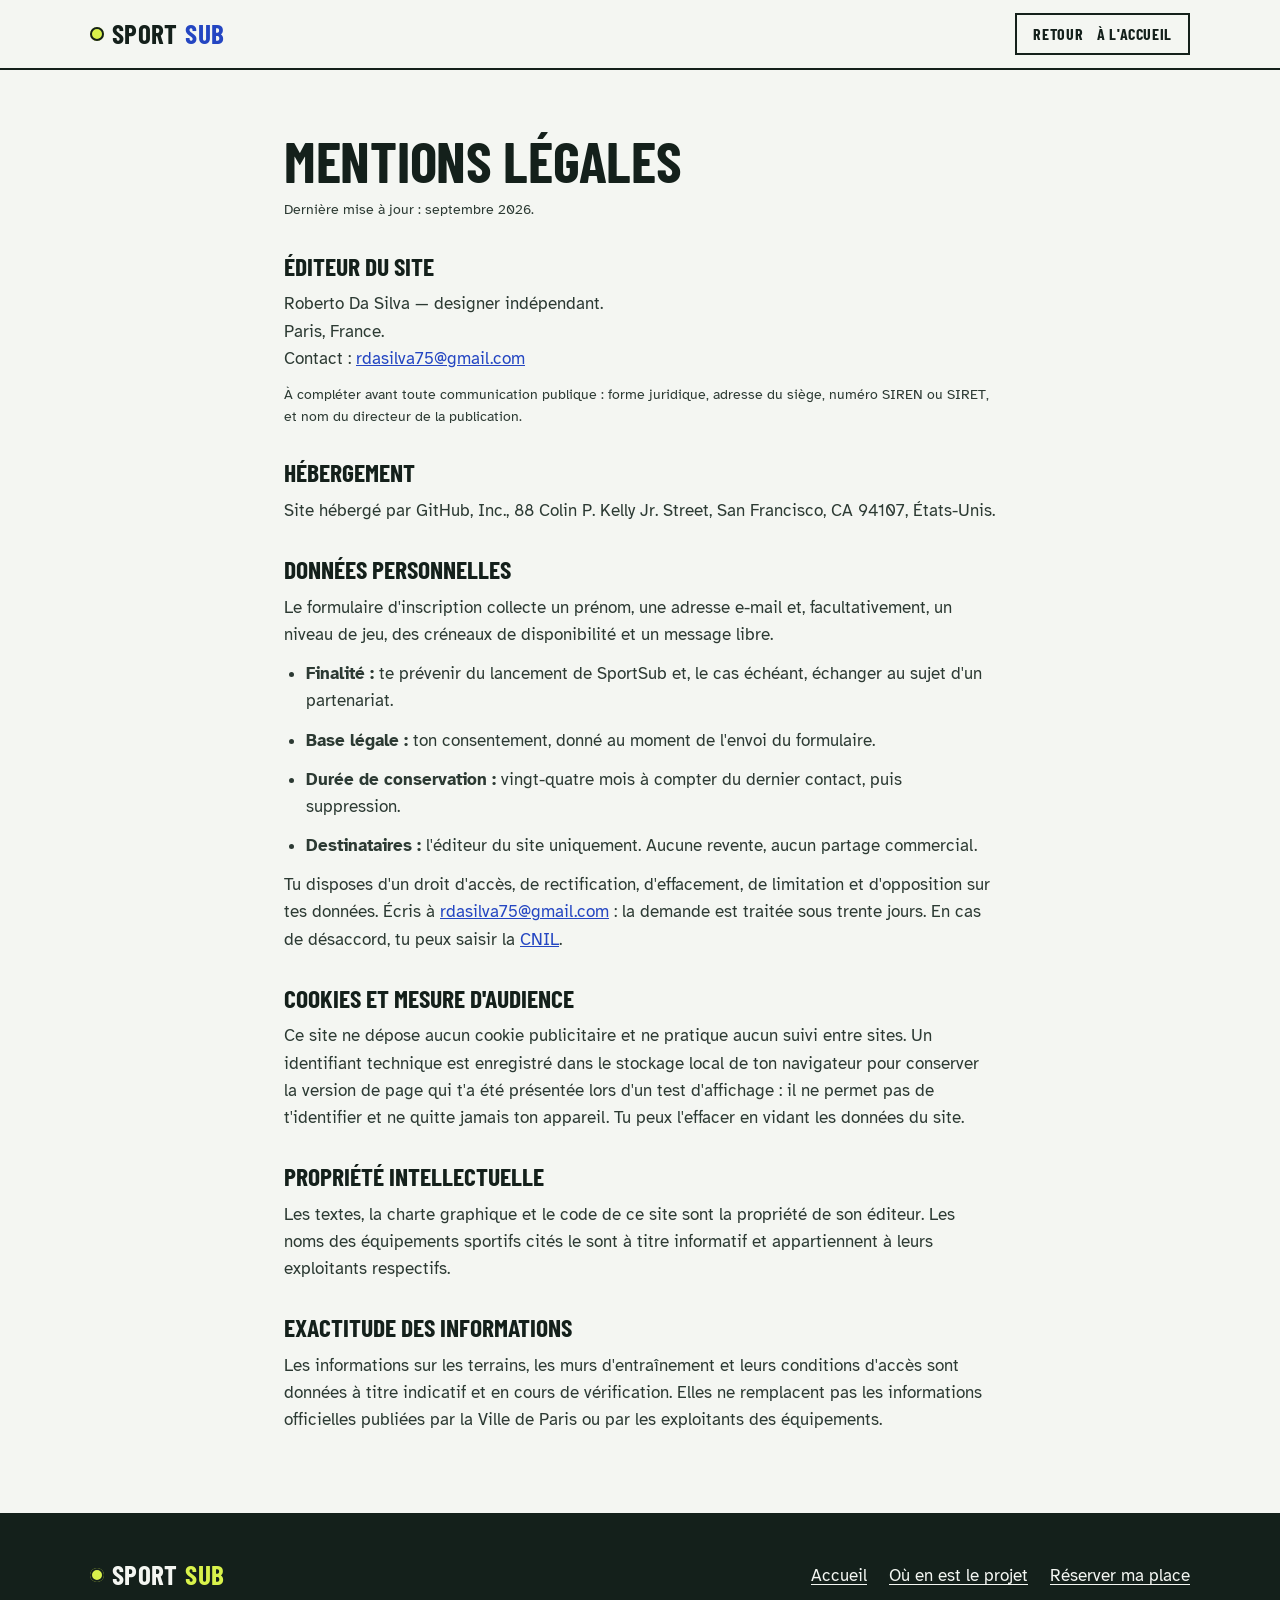
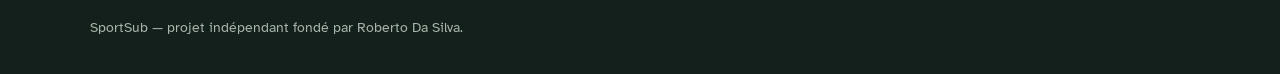
<file: mentions-legales.html>
<!doctype html>
<html lang="fr">
<head>
<meta charset="utf-8">
<meta name="viewport" content="width=device-width, initial-scale=1, viewport-fit=cover">
<title>Mentions légales — SportSub</title>
<meta name="description" content="Mentions légales, hébergement et traitement des données personnelles du site SportSub.">
<meta name="robots" content="noindex, follow">
<link rel="canonical" href="https://robertinho-devfront.github.io/sportsub-landing/mentions-legales.html">
<link rel="icon" href="assets/img/favicon.svg" type="image/svg+xml">
<link rel="preconnect" href="https://fonts.googleapis.com">
<link rel="preconnect" href="https://fonts.gstatic.com" crossorigin>
<link rel="stylesheet" href="https://fonts.googleapis.com/css2?family=Barlow+Condensed:wght@600;700&family=Atkinson+Hyperlegible:wght@400;700&display=swap">
<link rel="stylesheet" href="assets/css/styles.css">
</head>
<body>
<a class="skip-link" href="#contenu">Aller au contenu</a>

<header class="site-header">
  <div class="wrap site-header__row">
    <a class="wordmark" href="index.html"><span class="wordmark__ball" aria-hidden="true"></span>SPORT<b>SUB</b></a>
    <a class="btn btn--small btn--ghost" href="index.html">Retour<span class="hide-sm">&nbsp;à l'accueil</span></a>
  </div>
</header>

<main id="contenu" class="wrap doc">
  <h1 class="display">Mentions légales</h1>
  <p class="field__hint">Dernière mise à jour : septembre 2026.</p>

  <h2>Éditeur du site</h2>
  <p>
    <!-- À COMPLÉTER : statut juridique, adresse, SIREN si tu es immatriculé. -->
    Roberto Da Silva — designer indépendant.<br>
    Paris, France.<br>
    Contact : <a href="mailto:rdasilva75@gmail.com">rdasilva75@gmail.com</a>
  </p>
  <p class="field__hint">
    À compléter avant toute communication publique : forme juridique, adresse du siège,
    numéro SIREN ou SIRET, et nom du directeur de la publication.
  </p>

  <h2>Hébergement</h2>
  <p>
    <!-- À adapter selon l'hébergeur retenu : GitHub Pages, Netlify, Vercel, OVH… -->
    Site hébergé par GitHub, Inc., 88 Colin P. Kelly Jr. Street, San Francisco, CA 94107, États-Unis.
  </p>

  <h2>Données personnelles</h2>
  <p>
    Le formulaire d'inscription collecte un prénom, une adresse e-mail et, facultativement, un niveau de jeu,
    des créneaux de disponibilité et un message libre.
  </p>
  <ul>
    <li><strong>Finalité :</strong> te prévenir du lancement de SportSub et, le cas échéant, échanger au sujet d'un partenariat.</li>
    <li><strong>Base légale :</strong> ton consentement, donné au moment de l'envoi du formulaire.</li>
    <li><strong>Durée de conservation :</strong> vingt-quatre mois à compter du dernier contact, puis suppression.</li>
    <li><strong>Destinataires :</strong> l'éditeur du site uniquement. Aucune revente, aucun partage commercial.</li>
  </ul>
  <p>
    Tu disposes d'un droit d'accès, de rectification, d'effacement, de limitation et d'opposition sur tes données.
    Écris à <a href="mailto:rdasilva75@gmail.com">rdasilva75@gmail.com</a> : la demande est traitée sous trente jours.
    En cas de désaccord, tu peux saisir la <a href="https://www.cnil.fr" rel="noopener">CNIL</a>.
  </p>

  <h2>Cookies et mesure d'audience</h2>
  <p>
    Ce site ne dépose aucun cookie publicitaire et ne pratique aucun suivi entre sites.
    Un identifiant technique est enregistré dans le stockage local de ton navigateur pour conserver la version
    de page qui t'a été présentée lors d'un test d'affichage : il ne permet pas de t'identifier et ne quitte
    jamais ton appareil. Tu peux l'effacer en vidant les données du site.
  </p>

  <h2>Propriété intellectuelle</h2>
  <p>
    Les textes, la charte graphique et le code de ce site sont la propriété de son éditeur.
    Les noms des équipements sportifs cités le sont à titre informatif et appartiennent à leurs exploitants respectifs.
  </p>

  <h2>Exactitude des informations</h2>
  <p>
    Les informations sur les terrains, les murs d'entraînement et leurs conditions d'accès sont données à titre
    indicatif et en cours de vérification. Elles ne remplacent pas les informations officielles publiées par la
    Ville de Paris ou par les exploitants des équipements.
  </p>
</main>

<footer class="site-footer">
  <div class="wrap">
    <div class="site-footer__grid">
      <a class="wordmark" href="index.html"><span class="wordmark__ball" aria-hidden="true"></span>SPORT<b>SUB</b></a>
      <nav aria-label="Pied de page">
        <a href="index.html">Accueil</a>
        <a href="bientot.html">Où en est le projet</a>
        <a href="index.html#inscription">Réserver ma place</a>
      </nav>
    </div>
    <small>SportSub — projet indépendant fondé par Roberto Da Silva.</small>
  </div>
</footer>
</body>
</html>
</file>
<file: assets/css/styles.css>
/* ==========================================================================
   SportSub — landing de pré-lancement
   Système visuel « lignes de court » :
   Ligne (fond craie) · Nuit (texte) · Dur (action, bleu court) ·
   Terre battue (accent) · Balle (surlignage) · Gazon (confirmé).
   Contrastes vérifiés : Nuit/Ligne 15,4:1 · Dur/Ligne 7,1:1 ·
   Blanc/Dur 7,7:1 · Terre #B2472D/Ligne 5,0:1.
   ========================================================================== */

:root{
  --line:#f4f6f2;
  --paper:#ffffff;
  --night:#14201b;
  --night-2:#1d2b24;
  --muted:#56625b;
  --rule:#c9d3cb;
  --hard:#2446c2;
  --hard-deep:#1b3596;
  --clay:#c8553a;
  --clay-text:#b2472d;
  --ball:#d9f24b;
  --grass:#2f7d4f;

  --display:"Barlow Condensed","Arial Narrow","Roboto Condensed",sans-serif;
  --body:"Atkinson Hyperlegible",system-ui,-apple-system,"Segoe UI",sans-serif;

  color-scheme:light;
}

/* ───────── Reset ───────── */
*,*::before,*::after{box-sizing:border-box;margin:0;padding:0}
html{scroll-behavior:smooth;scroll-padding-top:88px}
@media (prefers-reduced-motion: reduce){
  html{scroll-behavior:auto}
  *,*::before,*::after{animation:none!important;transition:none!important}
}
body{
  background:var(--line);color:var(--night);
  font-family:var(--body);font-size:1.0625rem;line-height:1.6;
  -webkit-font-smoothing:antialiased;overflow-wrap:break-word;
}
img,svg{display:block;max-width:100%}
[hidden]{display:none!important}
ul,ol{list-style:none}
button{font:inherit;color:inherit;background:none;border:0;cursor:pointer}
a{color:var(--hard)}
:focus-visible{outline:3px solid var(--hard);outline-offset:3px}
::selection{background:var(--ball);color:var(--night)}

.wrap{width:100%;max-width:1180px;margin-inline:auto;padding-inline:clamp(16px,4vw,40px)}
.sr-only{position:absolute;width:1px;height:1px;overflow:hidden;clip-path:inset(50%);white-space:nowrap}
.skip-link{
  position:absolute;left:16px;top:8px;z-index:60;background:var(--night);color:var(--line);
  padding:10px 14px;transform:translateY(-200%);text-decoration:none;
}
.skip-link:focus{transform:none}
.nowrap{white-space:nowrap}

/* ───────── Typographie ───────── */
.display{
  font-family:var(--display);font-weight:700;text-transform:uppercase;
  letter-spacing:-.005em;line-height:.88;text-wrap:balance;overflow-wrap:normal;hyphens:manual;
}
.kicker{
  display:inline-flex;align-items:center;gap:10px;
  font-family:var(--display);font-weight:600;text-transform:uppercase;
  letter-spacing:.12em;font-size:.9rem;color:var(--muted);
}
.kicker::before{content:"";width:28px;height:2px;background:currentColor;flex:none}
.section-title{font-size:clamp(2.3rem,5.4vw,4rem);margin-top:12px}
@media (max-width:400px){ .section-title,.quiz-grid .section-title{font-size:1.95rem} }
.lead{font-size:clamp(1.1rem,1.9vw,1.3rem);line-height:1.5;max-width:38ch;text-wrap:pretty}
.prose-narrow{max-width:62ch}
.muted{color:var(--muted)}
.mark{background:linear-gradient(transparent 58%, var(--ball) 58%);padding-inline:.06em}

/* ───────── Boutons ───────── */
.btn{
  display:inline-flex;align-items:center;justify-content:center;gap:10px;
  min-height:52px;padding:0 26px;
  font-family:var(--display);font-weight:700;font-size:1.2rem;
  text-transform:uppercase;letter-spacing:.04em;
  border:2px solid var(--hard);background:var(--hard);color:#fff;
  cursor:pointer;transition:transform 120ms ease,background-color 120ms ease;text-decoration:none;
}
.btn:hover{background:var(--hard-deep);border-color:var(--hard-deep)}
.btn:active{transform:translateY(1px)}
.btn[disabled]{opacity:.6;cursor:progress}
.btn--ghost{background:transparent;color:var(--night);border-color:var(--night)}
.btn--ghost:hover{background:var(--night);color:var(--line)}
.btn--small{min-height:42px;padding:0 16px;font-size:1rem;white-space:nowrap}
.link-arrow{
  font-weight:700;color:var(--night);text-underline-offset:4px;text-decoration-thickness:2px;
}
.link-arrow:hover{color:var(--hard)}

/* ───────── En-tête ───────── */
.site-header{
  position:sticky;top:0;z-index:40;background:rgb(244 246 242 / .94);
  backdrop-filter:blur(8px);border-bottom:2px solid var(--night);
}
.site-header__row{display:flex;align-items:center;justify-content:space-between;gap:16px;min-height:68px}
.wordmark{
  display:inline-flex;align-items:center;gap:8px;font-family:var(--display);font-weight:700;
  font-size:1.7rem;text-transform:uppercase;letter-spacing:.01em;color:var(--night);
  text-decoration:none;line-height:1;
}
.wordmark b{color:var(--hard);font-weight:700}
.wordmark__ball{width:14px;height:14px;border-radius:50%;background:var(--ball);box-shadow:inset 0 0 0 2px var(--night);flex:none}
.site-nav{display:flex;gap:26px}
.site-nav a{font-weight:700;font-size:.95rem;color:var(--night);text-decoration:none}
.site-nav a:hover{color:var(--hard)}
@media (max-width:860px){ .site-nav{display:none} }
@media (max-width:560px){
  .hide-sm{display:none}
}
@media (max-width:420px){
  .wordmark{font-size:1.45rem}
  .site-header__row{gap:10px}
  .btn--small{padding:0 12px}
}

/* ───────── Hero ───────── */
.hero{padding-block:clamp(36px,7vw,88px) clamp(48px,7vw,96px)}
.hero__grid{
  display:grid;grid-template-columns:minmax(0,1.12fr) minmax(0,.88fr);
  gap:clamp(32px,5vw,72px);align-items:center;
}
@media (max-width:900px){ .hero__grid{grid-template-columns:minmax(0,1fr)} }
.hero__title{font-size:clamp(2.9rem,9.2vw,7.4rem);margin:18px 0 22px}
.hero__actions{display:flex;flex-wrap:wrap;align-items:center;gap:14px 26px;margin-top:30px}
.hero__proof{margin-top:26px;display:flex;flex-wrap:wrap;gap:8px 18px;font-size:.95rem;color:var(--muted)}
.hero__proof span{display:inline-flex;align-items:center;gap:8px}
.hero__proof span::before{content:"";width:8px;height:8px;background:var(--grass);border-radius:50%;flex:none}

/* Terrain vu de dessus */
.court-card{position:relative;width:min(100%,320px);justify-self:center}
.court{position:relative;background:var(--hard-deep);border:2px solid var(--night);aspect-ratio:132/258;width:100%}
@media (max-width:900px){ .court-card{width:min(100%,280px)} }
.court svg{position:absolute;inset:0;width:100%;height:100%}
.slot{
  position:absolute;transform:translate(-50%,-50%);display:flex;align-items:center;gap:8px;
  background:var(--paper);border:2px solid var(--night);padding:4px 8px 4px 4px;
  white-space:nowrap;box-shadow:3px 3px 0 var(--night);
}
.slot__avatar{
  width:28px;height:28px;border-radius:50%;background:var(--line);border:2px solid var(--night);
  display:grid;place-items:center;color:var(--hard);flex:none;
}
.slot__avatar svg{position:static;width:16px;height:16px}
.slot__name{display:block;font-weight:700;font-size:.85rem;line-height:1.1}
.slot__meta{display:block;font-size:.7rem;color:var(--muted);line-height:1.2}
.slot--open{background:var(--ball);border-style:dashed;animation:slot-pulse 2.2s ease-in-out infinite}
.slot--open .slot__avatar{background:var(--paper);border-style:dashed;color:var(--night);font-family:var(--display);font-weight:700}
.slot--open .slot__meta{color:var(--night)}
@keyframes slot-pulse{
  0%,100%{box-shadow:3px 3px 0 var(--night)}
  50%{box-shadow:3px 3px 0 var(--night), 0 0 0 8px rgb(217 242 75 / .45)}
}
.court-card__board{
  display:grid;grid-template-columns:repeat(4,auto);font-size:.85rem;justify-content:space-between;
  gap:6px;background:var(--night);color:var(--line);padding:10px 14px;
  font-family:var(--display);text-transform:uppercase;letter-spacing:.06em;font-weight:600;
  font-variant-numeric:tabular-nums;
}
.court-card__board em{font-style:normal;color:var(--ball)}
.court-card__label{margin-top:8px;font-size:.8rem;color:var(--muted);text-align:right}

/* ───────── Sections ───────── */
.section{padding-block:clamp(56px,8vw,110px);border-top:2px solid var(--night);position:relative}
.section::before{content:"";position:absolute;top:-9px;left:50%;width:2px;height:16px;background:var(--night)}
.section--night{background:var(--night);color:var(--line);border-top-color:var(--night)}
.section--night::before{background:var(--ball)}
.section--night .kicker,.section--night .muted{color:#a7b3ab}
.section--night a{color:var(--ball)}
.section__head{display:grid;gap:14px;margin-bottom:clamp(32px,5vw,56px)}

.situations{display:grid;grid-template-columns:repeat(3,minmax(0,1fr));border:2px solid var(--night);background:var(--paper)}
.situations > div{padding:clamp(20px,3vw,32px);border-left:1px solid var(--rule);display:grid;gap:10px;align-content:start}
.situations > div:first-child{border-left:0}
.situations q{
  font-family:var(--display);font-weight:700;font-size:clamp(1.6rem,2.6vw,2.1rem);
  line-height:1;text-transform:uppercase;quotes:"«\00a0" "\00a0»";
}
.situations h3{font-weight:700;font-size:1.05rem;color:var(--hard)}
@media (max-width:820px){
  .situations{grid-template-columns:minmax(0,1fr)}
  .situations > div{border-left:0;border-top:1px solid var(--rule)}
  .situations > div:first-child{border-top:0}
}

/* Joueur manquant */
.steps{display:grid;grid-template-columns:repeat(3,minmax(0,1fr));gap:clamp(20px,3vw,40px);counter-reset:step}
.steps li{counter-increment:step;display:grid;gap:10px;align-content:start;padding-top:18px;border-top:2px solid var(--night)}
.steps li::before{
  content:counter(step);font-family:var(--display);font-weight:700;font-size:3.2rem;
  line-height:.9;color:var(--hard);font-variant-numeric:tabular-nums;
}
.steps h3{font-family:var(--display);font-weight:700;font-size:1.7rem;text-transform:uppercase;line-height:1}
@media (max-width:820px){ .steps{grid-template-columns:minmax(0,1fr)} }
.waves{margin-top:clamp(32px,5vw,48px);background:var(--paper);border:2px solid var(--night);padding:18px clamp(16px,3vw,28px) 22px}
.waves__title{font-weight:700;margin-bottom:14px}
.waves__track{display:grid;grid-template-columns:repeat(4,minmax(0,1fr));position:relative}
.waves__track::before{content:"";position:absolute;left:0;right:0;top:7px;height:2px;background:var(--rule)}
.wave{position:relative;display:grid;gap:4px;padding-right:10px}
.wave::before{content:"";width:16px;height:16px;border-radius:50%;background:var(--paper);border:2px solid var(--hard);position:relative}
.wave:first-child::before{background:var(--hard)}
.wave:last-child::before{background:var(--ball);border-color:var(--night)}
.wave b{font-family:var(--display);font-size:1.35rem;font-variant-numeric:tabular-nums;line-height:1.1;margin-top:4px}
.wave span{font-size:.88rem;color:var(--muted);line-height:1.35}
@media (max-width:640px){
  .waves__track{grid-template-columns:repeat(2,minmax(0,1fr));row-gap:18px}
  .waves__track::before{display:none}
}

/* ───────── Archétypes et quiz ───────── */
.quiz-grid{display:grid;grid-template-columns:minmax(0,.9fr) minmax(0,1.1fr);gap:clamp(28px,5vw,72px);align-items:start}
.quiz-grid .section-title{font-size:clamp(2.2rem,4.4vw,3.4rem)}
@media (max-width:900px){ .quiz-grid{grid-template-columns:minmax(0,1fr)} }
.archetype-roll{
  display:grid;grid-template-columns:repeat(3,minmax(0,1fr));
  border-top:1px solid #34443c;border-left:1px solid #34443c;margin-top:28px;
}
@media (max-width:560px){ .archetype-roll{grid-template-columns:repeat(2,minmax(0,1fr))} }
.archetype-roll > div{
  min-width:0;overflow-wrap:anywhere;display:grid;gap:6px;padding:14px;
  border-right:1px solid #34443c;border-bottom:1px solid #34443c;color:var(--line);
}
.archetype-roll svg{width:30px;height:30px;color:var(--ball)}
.archetype-roll b{font-family:var(--display);font-size:1.2rem;text-transform:uppercase;line-height:1}
.archetype-roll span{font-size:.8rem;color:#a7b3ab}

.quiz{background:var(--paper);color:var(--night);border:2px solid var(--ball);padding:clamp(20px,3.4vw,36px);box-shadow:8px 8px 0 var(--ball)}
.quiz__progress{
  display:flex;align-items:center;justify-content:space-between;gap:12px;
  font-family:var(--display);text-transform:uppercase;letter-spacing:.08em;font-size:.9rem;
  color:var(--muted);font-variant-numeric:tabular-nums;
}
.quiz__bar{height:6px;background:var(--line);margin:10px 0 22px}
.quiz__bar i{display:block;height:100%;background:var(--hard);transition:width 200ms ease}
.quiz legend{
  font-family:var(--display);font-weight:700;font-size:clamp(1.7rem,3.2vw,2.3rem);
  text-transform:uppercase;line-height:1;margin-bottom:6px;text-wrap:balance;
}
.quiz fieldset{border:0}
.quiz__hint{font-size:.92rem;color:var(--muted);margin-bottom:16px}
.quiz__options{display:grid;gap:8px;margin-top:16px}
.option{
  display:flex;align-items:center;gap:12px;min-height:52px;padding:10px 14px;
  border:2px solid var(--rule);background:var(--paper);cursor:pointer;
  font-weight:700;text-align:left;width:100%;
}
.option:hover{border-color:var(--night)}
.option[aria-pressed="true"]{border-color:var(--hard);background:#eef1fb}
.quiz__nav{display:flex;justify-content:space-between;align-items:center;gap:12px;margin-top:20px}
.quiz__back{font-weight:700;color:var(--muted);min-height:44px}
.quiz__back:hover{color:var(--night)}
.result{display:grid;gap:14px}
.result__head{display:flex;align-items:center;gap:16px}
.result__glyph{
  width:76px;height:76px;border-radius:50%;background:var(--ball);border:2px solid var(--night);
  display:grid;place-items:center;color:var(--night);flex:none;
}
.result__glyph svg{width:42px;height:42px}
.result__name{font-family:var(--display);font-weight:700;font-size:clamp(2.3rem,5vw,3.2rem);text-transform:uppercase;line-height:.9}
.result__facts{display:grid;grid-template-columns:repeat(2,minmax(0,1fr));border:2px solid var(--night)}
.result__facts div{padding:10px 12px;border-left:1px solid var(--rule)}
.result__facts div:first-child{border-left:0}
.result__facts dt{font-family:var(--display);text-transform:uppercase;letter-spacing:.08em;font-size:.78rem;color:var(--muted)}
.result__facts dd{font-family:var(--display);font-weight:700;font-size:1.35rem;line-height:1.1}
@media (max-width:480px){
  .result__facts{grid-template-columns:minmax(0,1fr)}
  .result__facts div{border-left:0;border-top:1px solid var(--rule)}
  .result__facts div:first-child{border-top:0}
}

/* ───────── Lancement 17e ───────── */
.district{display:grid;grid-template-columns:minmax(0,.8fr) minmax(0,1.2fr);gap:clamp(28px,5vw,72px);align-items:center}
@media (max-width:860px){ .district{grid-template-columns:minmax(0,1fr)} }
.district__number{
  font-family:var(--display);font-weight:700;font-size:clamp(9rem,26vw,17rem);line-height:.78;
  letter-spacing:-.03em;color:transparent;-webkit-text-stroke:3px var(--night);
  font-variant-numeric:tabular-nums;
}
.district__number sup{font-size:.34em;-webkit-text-stroke:0;color:var(--clay);vertical-align:top;position:relative;top:.18em;margin-left:.04em}
.chips{display:flex;flex-wrap:wrap;gap:8px;margin:22px 0}
.chip{border:2px solid var(--night);padding:6px 12px;font-weight:700;font-size:.95rem;background:var(--paper)}
.stat-line{display:flex;flex-wrap:wrap;align-items:baseline;gap:6px 14px;border-top:2px solid var(--night);padding-top:16px;margin-top:24px}
.stat-line b{font-family:var(--display);font-weight:700;font-size:2.6rem;line-height:1;font-variant-numeric:tabular-nums;color:var(--clay-text)}

/* ───────── Pros ───────── */
.pros{display:grid;grid-template-columns:repeat(2,minmax(0,1fr));gap:clamp(16px,3vw,28px)}
@media (max-width:820px){ .pros{grid-template-columns:minmax(0,1fr)} }
.pro-card{background:var(--paper);border:2px solid var(--night);padding:clamp(22px,3.4vw,36px);display:grid;gap:14px;align-content:start}
.pro-card h3{font-family:var(--display);font-weight:700;font-size:clamp(1.9rem,3.2vw,2.5rem);text-transform:uppercase;line-height:.95}
.pro-card ul{display:grid;gap:10px}
.pro-card li{display:grid;grid-template-columns:22px 1fr;gap:10px}
.pro-card li::before{content:"";width:14px;height:14px;margin-top:6px;border:2px solid var(--night);background:var(--ball)}
.pro-card__offer{background:var(--night);color:var(--line);padding:12px 14px;font-weight:700}
.pro-card__offer em{font-style:normal;color:var(--ball)}
.pro-card .btn{justify-self:start}

/* ───────── Formulaire ───────── */
.signup{display:grid;grid-template-columns:minmax(0,.8fr) minmax(0,1.2fr);gap:clamp(28px,5vw,72px);align-items:start}
@media (max-width:900px){ .signup{grid-template-columns:minmax(0,1fr)} }
.form-card{background:var(--paper);border:2px solid var(--night);padding:clamp(20px,3.4vw,36px);box-shadow:8px 8px 0 var(--hard)}
.form-grid{display:grid;grid-template-columns:repeat(2,minmax(0,1fr));gap:16px 18px}
.form-grid .full{grid-column:1 / -1}
@media (max-width:560px){ .form-grid{grid-template-columns:minmax(0,1fr)} }
.roles{display:grid;grid-template-columns:repeat(2,minmax(0,1fr));gap:8px;border:0;margin:0 0 22px}
.roles legend{font-weight:700;margin-bottom:10px}
.role-tile{
  position:relative;display:grid;gap:2px;padding:12px 14px;border:2px solid var(--rule);
  cursor:pointer;background:var(--paper);min-height:64px;align-content:center;
}
.role-tile:hover{border-color:var(--night)}
.role-tile:has(input:checked){border-color:var(--hard);background:#eef1fb;box-shadow:inset 0 0 0 1px var(--hard)}
.role-tile:has(input:focus-visible){outline:3px solid var(--hard);outline-offset:2px}
.role-tile input{position:absolute;opacity:0;pointer-events:none}
.role-tile b{font-size:1rem;line-height:1.2}
.role-tile span{font-size:.82rem;color:var(--muted);line-height:1.3}
@media (max-width:420px){ .roles{grid-template-columns:minmax(0,1fr)} }
.field{display:grid;gap:6px}
.field label,.field .label{font-weight:700;font-size:.95rem}
.field input[type="text"],.field input[type="email"],.field select,.field textarea{
  width:100%;min-height:50px;padding:10px 12px;border:2px solid var(--rule);
  background:var(--paper);font:inherit;color:inherit;border-radius:0;
}
.field textarea{min-height:88px;resize:vertical}
.field input:focus,.field select:focus,.field textarea:focus{
  border-color:var(--hard);outline:none;box-shadow:0 0 0 3px rgb(36 70 194 / .2);
}
.field [aria-invalid="true"],.field input[aria-invalid="true"]{border-color:var(--clay-text)}
.field__hint{font-size:.85rem;color:var(--muted)}
.field__error{font-size:.88rem;color:var(--clay-text);font-weight:700}
.field__error[hidden]{display:none}
.checks{display:flex;flex-wrap:wrap;gap:8px}
.check{display:inline-flex;align-items:center;gap:8px;min-height:46px;padding:8px 14px;border:2px solid var(--rule);cursor:pointer;font-weight:700}
.check:has(input:checked){border-color:var(--hard);background:#eef1fb}
.check input{accent-color:var(--hard);width:18px;height:18px}
.consent{display:grid;grid-template-columns:22px 1fr;gap:10px;font-size:.9rem;color:var(--muted);align-items:start}
.consent input{accent-color:var(--hard);width:20px;height:20px;margin-top:2px}
.honeypot{position:absolute;left:-9999px;width:1px;height:1px;overflow:hidden}
.archetype-pill{
  display:inline-flex;align-items:center;gap:8px;background:var(--ball);
  border:2px solid var(--night);padding:6px 14px;font-weight:700;justify-self:start;
}
.form-status{margin-top:14px;padding:12px 14px;font-weight:700}
.form-status[hidden]{display:none}
.form-status--ok{background:#e7f3ec;color:var(--grass);border:2px solid var(--grass)}
.form-status--error{background:#fbeae5;color:var(--clay-text);border:2px solid var(--clay-text)}

/* ───────── FAQ ───────── */
.faq{display:grid;border-top:2px solid var(--night);max-width:860px}
.faq details{border-bottom:1px solid var(--rule)}
.faq summary{
  list-style:none;cursor:pointer;display:flex;justify-content:space-between;gap:16px;
  align-items:center;padding:18px 0;font-weight:700;font-size:1.1rem;min-height:44px;
}
.faq summary::-webkit-details-marker{display:none}
.faq summary::after{content:"+";font-family:var(--display);font-size:2rem;line-height:1;color:var(--hard);transition:transform 150ms ease}
.faq details[open] summary::after{transform:rotate(45deg)}
.faq details > div{padding:0 0 20px;max-width:64ch;color:#2c3a33}

/* ───────── Pied de page ───────── */
.site-footer{background:var(--night);color:#a7b3ab;padding-block:48px 36px}
.site-footer .wordmark{color:var(--line)}
.site-footer .wordmark b{color:var(--ball)}
.site-footer__grid{display:flex;flex-wrap:wrap;justify-content:space-between;gap:24px;align-items:end}
.site-footer nav{display:flex;flex-wrap:wrap;gap:8px 22px}
.site-footer a{color:var(--line);text-underline-offset:3px}
.site-footer small{display:block;margin-top:28px;font-size:.85rem}

/* ==========================================================================
   Fenêtre « bientôt disponible » et portes
   ========================================================================== */
dialog#soon{border:0;padding:0;background:transparent;max-width:min(580px, calc(100vw - 28px));width:100%;color:var(--night)}
dialog#soon::backdrop{background:rgb(20 32 27 / .72)}
.soon{position:relative;background:var(--paper);border:2px solid var(--night);padding:clamp(24px,4vw,36px);box-shadow:10px 10px 0 var(--ball)}
.soon__x{position:absolute;top:6px;right:8px;width:44px;height:44px;font-family:var(--display);font-size:2rem;line-height:1;color:var(--muted);display:grid;place-items:center}
.soon__x:hover{color:var(--night)}
.soon h2{font-family:var(--display);font-weight:700;text-transform:uppercase;line-height:.92;font-size:clamp(1.9rem,5.6vw,2.6rem);margin-top:12px}
.soon__lead{margin-top:14px;color:var(--muted);max-width:46ch;font-size:.98rem}

.doors{display:grid;gap:10px;margin-top:24px}
.door{
  display:grid;grid-template-columns:auto 1fr;gap:14px;align-items:start;width:100%;
  text-align:left;text-decoration:none;color:inherit;
  border:2px solid var(--rule);background:var(--paper);padding:14px 16px;
  transition:border-color 120ms ease,background-color 120ms ease;
}
.door:hover{border-color:var(--hard);background:#eef1fb}
.door__k{font-family:var(--display);font-weight:700;font-size:1.05rem;background:var(--ball);color:var(--night);border:2px solid var(--night);padding:2px 8px;line-height:1.25}
.door__b{min-width:0;display:block}
.door__b strong{display:block;font-family:var(--display);font-weight:700;font-size:1.35rem;text-transform:uppercase;line-height:1.05}
.door__b span{display:block;font-size:.9rem;color:var(--muted);margin-top:4px}
.door[aria-disabled="true"]{opacity:.6;cursor:not-allowed;border-style:dashed}
.door[aria-disabled="true"]:hover{border-color:var(--rule);background:var(--paper)}
.door__soon{display:inline-block;margin-top:6px;font-family:var(--display);font-size:.82rem;font-weight:600;letter-spacing:.1em;text-transform:uppercase;color:var(--clay-text)}

/* Bloc « la carte » dans la section 17e */
.map-cta{border:2px solid var(--night);background:var(--paper);padding:clamp(18px,3vw,26px);margin-top:26px;display:grid;gap:12px}
.map-cta h3{font-family:var(--display);font-weight:700;text-transform:uppercase;font-size:clamp(1.5rem,3vw,2rem);line-height:1}
.map-cta p{font-size:.95rem;color:var(--muted);max-width:52ch}
.map-cta__actions{display:flex;flex-wrap:wrap;gap:12px;margin-top:4px}

/* ───────── Pages secondaires ───────── */
.doc{padding-block:clamp(36px,6vw,64px) clamp(48px,8vw,80px);max-width:72ch}
.doc h1{font-family:var(--display);font-weight:700;text-transform:uppercase;font-size:clamp(2.3rem,6.4vw,3.6rem);line-height:.92;margin-bottom:10px}
.doc h2{font-family:var(--display);font-weight:700;text-transform:uppercase;font-size:1.6rem;margin-top:32px;line-height:1}
.doc p,.doc li{color:#2c3a33;margin-top:12px}
.doc ul{list-style:disc;padding-left:22px}
.doc .muted{color:var(--muted)}

.soon-page{padding-block:clamp(36px,6vw,64px) clamp(48px,8vw,80px);max-width:720px}
.soon-page h1{font-family:var(--display);font-weight:700;text-transform:uppercase;font-size:clamp(2.4rem,7vw,4rem);line-height:.9;margin-top:12px}
.soon-page h2{font-family:var(--display);font-weight:700;text-transform:uppercase;font-size:1.8rem;margin-top:44px;line-height:1}
.soon-page .lead{margin-top:18px;max-width:58ch}
.status{display:grid;margin-top:20px;border-top:2px solid var(--night)}
.status li{display:grid;grid-template-columns:auto 1fr;gap:14px;align-items:start;padding-block:14px;border-bottom:1px solid var(--rule)}
.status .dotm{width:14px;height:14px;margin-top:7px;border:2px solid var(--night);background:var(--ball);flex:none}
.status .dotm--todo{background:transparent}
.status b{font-family:var(--display);font-weight:700;font-size:1.25rem;text-transform:uppercase;line-height:1.05}
.status span{display:block;font-size:.92rem;color:var(--muted);margin-top:3px}
</file>
